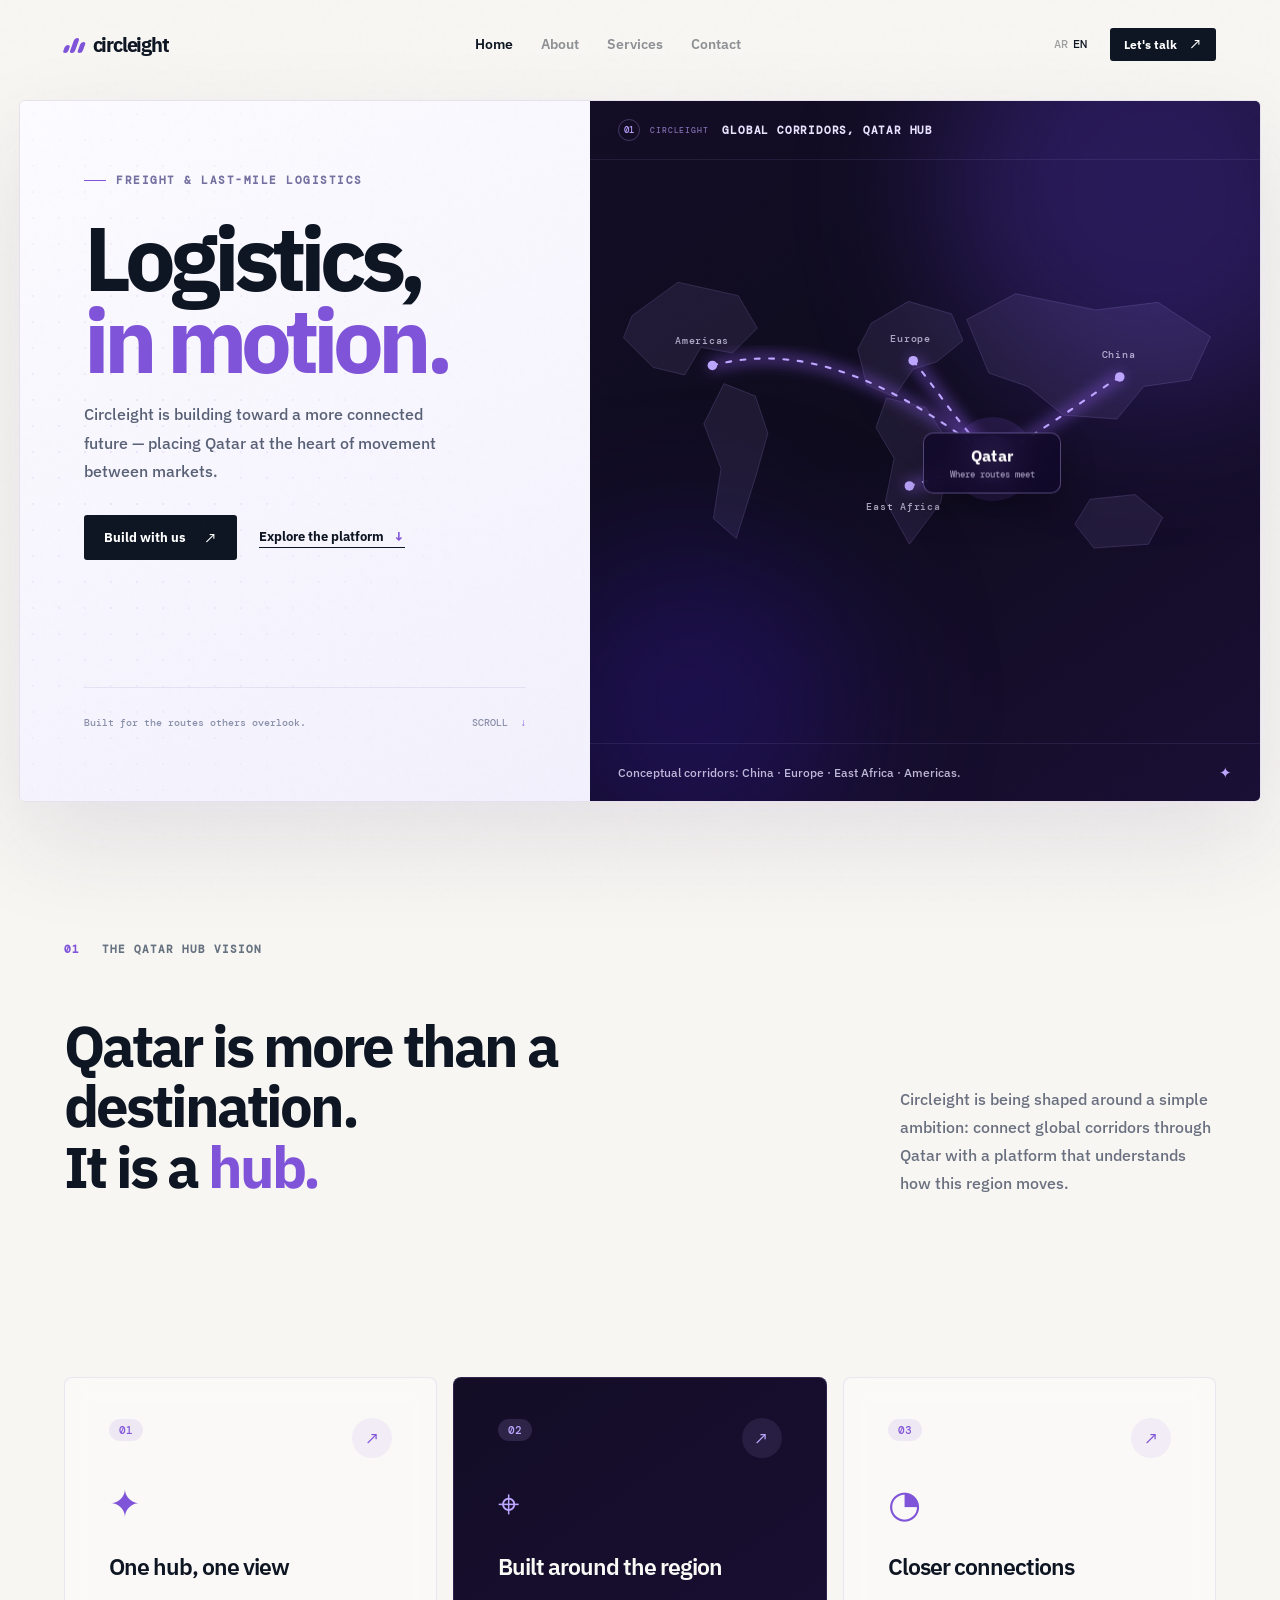
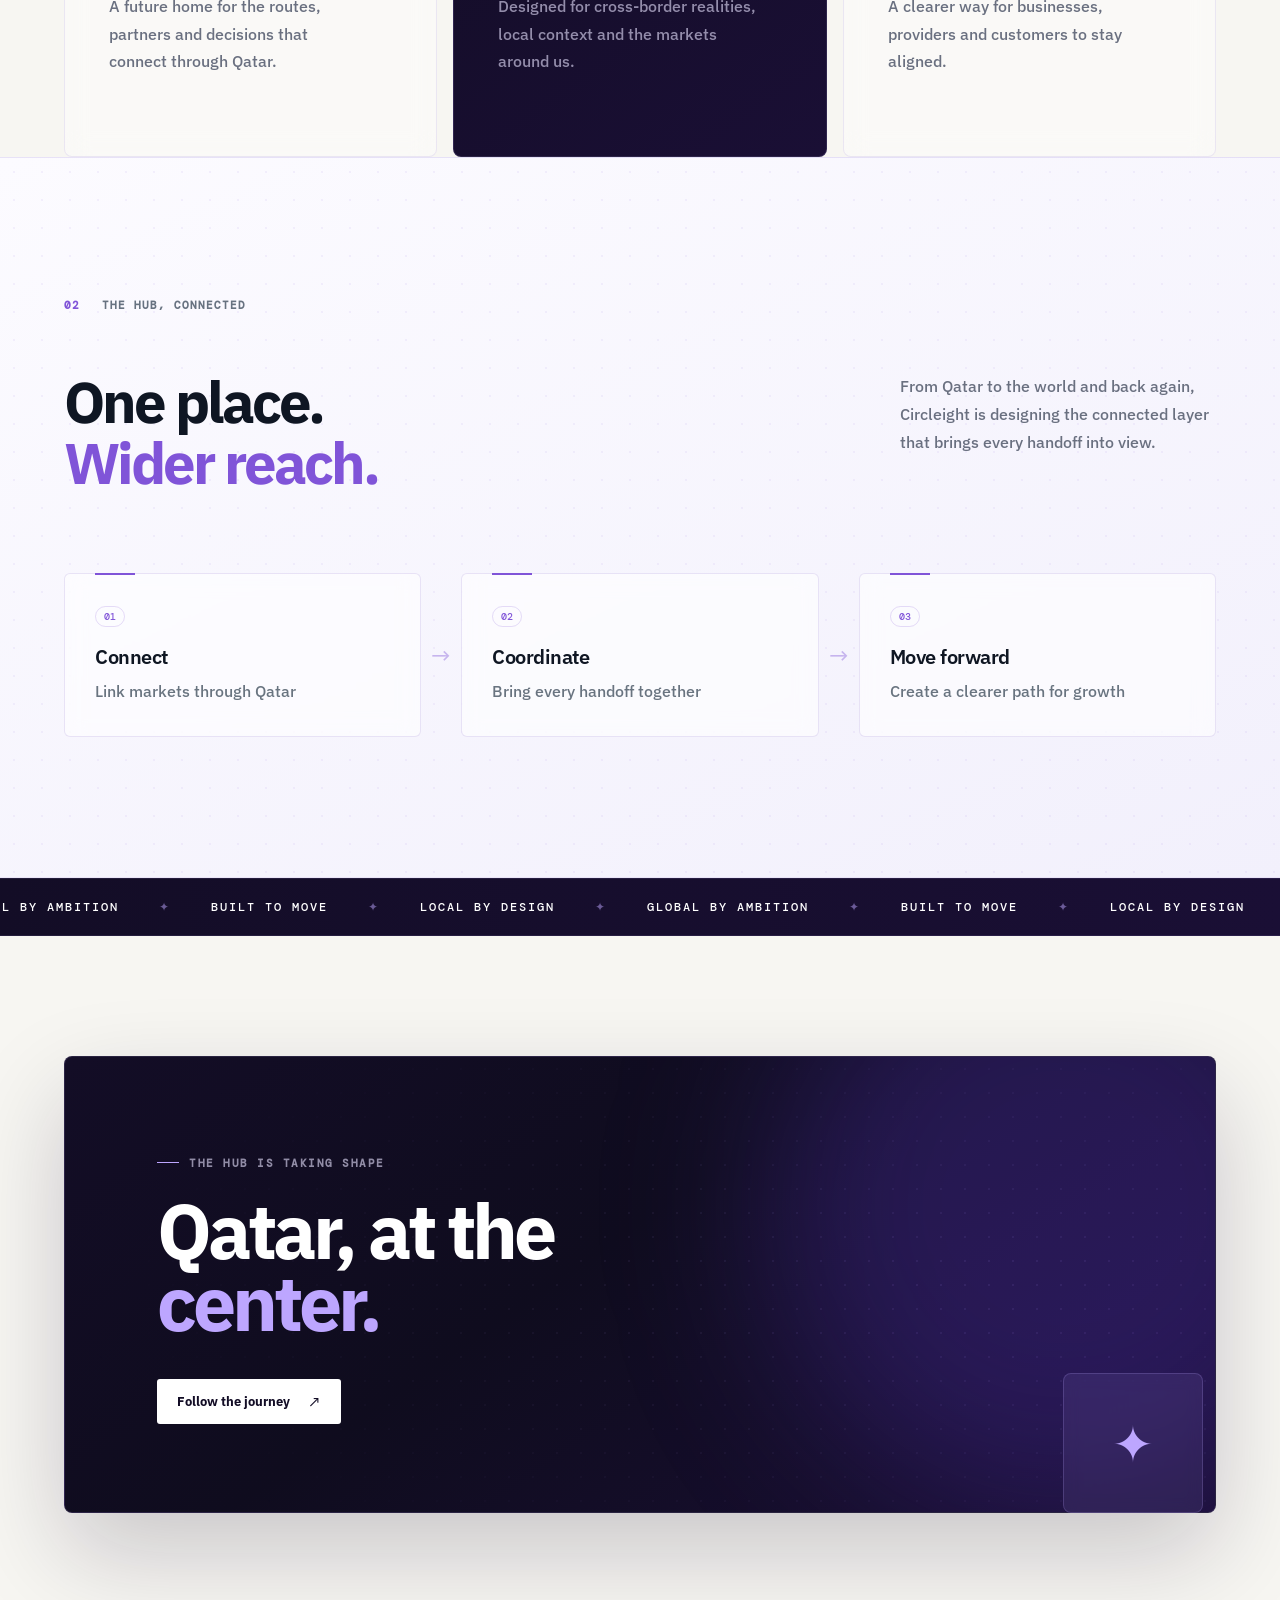
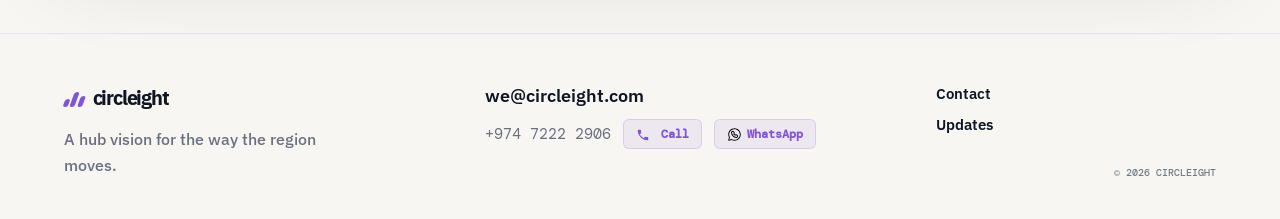
<file: index.html>
<!doctype html>
<html lang="en" dir="ltr">

<head>
  <meta charset="UTF-8" />
  <meta name="viewport" content="width=device-width, initial-scale=1.0" />
  <meta name="description"
    content="Circleight - Freight and last-mile logistics, built for markets that move differently." />
  <title>Circleight | Logistics, in motion</title>
  <link rel="preconnect" href="https://fonts.googleapis.com" />
  <link rel="preconnect" href="https://fonts.gstatic.com" crossorigin />
  <link
    href="https://fonts.googleapis.com/css2?family=DM+Mono:wght@400;500&family=IBM+Plex+Sans:wght@400;500;600;700&family=IBM+Plex+Sans+Arabic:wght@400;500;600;700&display=swap"
    rel="stylesheet" />
  <link rel="stylesheet" href="styles.css" />
</head>

<body>
  <div class="noise"></div>
  <header class="site-header">
    <a class="brand" href="index.html" aria-label="Circleight home"><span
        class="brand-mark"><i></i><i></i><i></i></span><span>circleight</span></a>
    <nav class="nav-links" id="main-nav" aria-label="Main navigation">
      <a class="active" href="index.html" data-i18n="navHome">Home</a><a href="about.html"
        data-i18n="navAbout">About</a><a href="services.html" data-i18n="navServices">Services</a><a href="contact.html"
        data-i18n="navContact">Contact</a>
    </nav>
    <div class="header-actions"><button class="language-switch" type="button"
        aria-label="Change language"><span>AR</span><span>EN</span></button><a class="button button-small"
        href="contact.html" data-i18n="headerCta">Let's talk <b>↗</b></a></div>
    <button class="menu-toggle" id="menu-toggle" type="button" aria-label="Open menu" aria-expanded="false"
      aria-controls="main-nav">☰</button>
  </header>

  <main>
    <section class="hero">
      <!-- LEFT: content -->
      <div class="hero-content">
        <div class="eyebrow"><span></span><span data-i18n="heroEyebrow">Freight &amp; last-mile logistics</span></div>
        <h1 data-i18n-html="heroTitle">Logistics,<br /><em>in motion.</em></h1>
        <p class="hero-copy" data-i18n="heroCopy">Circleight is building toward a more connected future — placing Qatar
          at the heart of movement between markets.</p>
        <div class="hero-actions">
          <a class="button" href="contact.html" data-i18n="heroCta">Build with us <b>↗</b></a>
          <a class="text-link" href="services.html" data-i18n="heroSecondary">Explore the platform <span>↓</span></a>
        </div>
        <div class="hero-foot-line"><span data-i18n="heroFoot">Built for the routes others overlook.</span><span
            class="scroll-cue">SCROLL <i>↓</i></span></div>
      </div>

      <!-- RIGHT: abstract platform visual (no live operational claims) -->
      <div class="hero-panel" aria-hidden="true">
        <!-- Glow blobs -->
        <div class="panel-glow glow-a"></div>
        <div class="panel-glow glow-b"></div>

        <!-- Concept bar -->
        <div class="panel-topbar">
          <span class="panel-index">01</span>
          <small>CIRCLEIGHT</small>
          <strong data-i18n="panelConcept">A connected way forward</strong>
        </div>

        <!-- Conceptual world corridors converging on Qatar -->
        <div class="panel-route">
          <svg viewBox="0 0 700 480" fill="none" xmlns="http://www.w3.org/2000/svg" preserveAspectRatio="xMidYMid meet">
            <defs>
              <filter id="corridor-glow">
                <feGaussianBlur stdDeviation="7" />
              </filter>
            </defs>
            <!-- Simplified continents, used only as a geographic backdrop -->
            <g class="world-land">
              <path d="M44 98l48-35 63 14 20 34-26 26-33-6-17 29-33-8-31-31z" />
              <path d="M140 169l33 13 13 39-12 43-21 67-24-21 8-52-18-47z" />
              <path d="M294 106l39-23 45 13 12 28-27 22-25 8-20 29-29-13-9-37z" />
              <path d="M310 184l41 10 26 39-10 60-33 44-25-45 9-45-19-32z" />
              <path d="M394 102l51-27 84 17 65-8 55 36-21 45-49 7-28 34-56-4-37-30-41-14z" />
              <path d="M523 290l47-5 29 24-15 28-57 4-20-25z" />
            </g>
            <!-- Conceptual corridors: China, Europe, East Africa and the Americas → Qatar -->
            <g class="corridors" filter="url(#corridor-glow)">
              <path class="corridor glow" d="M554 162C516 186 482 213 421 248" />
              <path class="corridor glow" d="M338 145C364 177 385 211 421 248" />
              <path class="corridor glow" d="M334 276C360 269 388 258 421 248" />
              <path class="corridor glow" d="M128 150C218 126 311 162 421 248" />
            </g>
            <g class="corridors">
              <path class="corridor" d="M554 162C516 186 482 213 421 248" />
              <path class="corridor corridor-delay-1" d="M338 145C364 177 385 211 421 248" />
              <path class="corridor corridor-delay-2" d="M334 276C360 269 388 258 421 248" />
              <path class="corridor corridor-delay-3" d="M128 150C218 126 311 162 421 248" />
            </g>
            <!-- Region markers -->
            <g class="world-point">
              <circle cx="554" cy="162" r="5" />
              <circle cx="338" cy="145" r="5" />
              <circle cx="334" cy="276" r="5" />
              <circle cx="128" cy="150" r="5" />
            </g>
            <!-- Qatar hub -->
            <circle cx="421" cy="248" r="44" fill="rgba(128,84,216,.16)" />
            <circle cx="421" cy="248" r="25" fill="#8054d8" />
            <circle cx="421" cy="248" r="9" fill="#fff" />
            <g class="world-labels"><text x="535" y="142" data-i18n="mapChina">China</text><text x="314" y="126"
                data-i18n="mapEurope">Europe</text><text x="289" y="301" data-i18n="mapAfrica">East Africa</text><text
                x="89" y="128" data-i18n="mapAmericas">Americas</text></g>
          </svg>
          <div class="Qatar-hub"><strong>Qatar</strong><small data-i18n="hubCore">Where routes meet</small></div>
        </div>
        <div class="panel-caption"><span data-i18n="panelCaption">One layer for every handoff.</span><i>✦</i></div>
      </div>
    </section>

    <section class="intro section-shell section-space">
      <div class="section-label"><span>01</span><span data-i18n="introLabel">Why Circleight</span></div>
      <div class="statement">
        <h2 data-i18n-html="introTitle">Qatar is more than a destination.<br />It is a <em>hub.</em></h2>
        <p data-i18n="introCopy">Circleight is being shaped around a simple ambition: connect global corridors through
          Qatar with a platform that understands how this region moves.</p>
      </div>
    </section>

    <section class="capabilities section-shell">
      <div class="capability"><span class="cap-number">01</span>
        <div class="cap-icon">✦</div>
        <h3 data-i18n="cap1Title">One clear view</h3>
        <p data-i18n="cap1Copy">Freight and parcel operations, together in a unified flow.</p><a href="services.html"
          aria-label="Learn about unified operations">↗</a>
      </div>
      <div class="capability capability-dark"><span class="cap-number">02</span>
        <div class="cap-icon">⌖</div>
        <h3 data-i18n="cap2Title">Made for the real world</h3>
        <p data-i18n="cap2Copy">Landmarks, freeform addresses and human correction when precision matters.</p><a
          href="services.html" aria-label="Learn about address resolution">↗</a>
      </div>
      <div class="capability"><span class="cap-number">03</span>
        <div class="cap-icon">◔</div>
        <h3 data-i18n="cap3Title">Always in the loop</h3>
        <p data-i18n="cap3Copy">Clear, human updates through the channels customers already use.</p><a
          href="services.html" aria-label="Learn about notifications">↗</a>
      </div>
    </section>

    <section class="platform section-shell section-space">
      <div class="section-label"><span>02</span><span data-i18n="platformLabel">The platform</span></div>
      <div class="platform-heading">
        <h2 data-i18n-html="platformTitle">Every handoff.<br /><em>Connected.</em></h2>
        <p data-i18n="platformCopy">From a merchant's first booking to the moment a delivery arrives, Circleight brings
          every moving part into one connected experience.</p>
      </div>
      <div class="flow">
        <div class="flow-item"><span>01</span><strong data-i18n="flow1">Book</strong><small data-i18n="flow1Sub">A
            shipment in minutes</small></div>
        <div class="flow-line"></div>
        <div class="flow-item"><span>02</span><strong data-i18n="flow2">Coordinate</strong><small
            data-i18n="flow2Sub">Carriers, documents, actions</small></div>
        <div class="flow-line"></div>
        <div class="flow-item"><span>03</span><strong data-i18n="flow3">Deliver</strong><small
            data-i18n="flow3Sub">Updates customers understand</small></div>
      </div>
    </section>

    <section class="ticker" aria-label="Circleight benefits">
      <div><span>LOCAL BY DESIGN</span><i>✦</i><span>GLOBAL BY AMBITION</span><i>✦</i><span>BUILT TO
          MOVE</span><i>✦</i><span>LOCAL BY DESIGN</span><i>✦</i><span>GLOBAL BY AMBITION</span><i>✦</i><span>BUILT TO
          MOVE</span><i>✦</i><span>LOCAL BY DESIGN</span><i>✦</i><span>GLOBAL BY AMBITION</span><i>✦</i></div>
    </section>

    <section class="cta-panel section-shell">
      <div class="cta-inner">
        <p class="eyebrow"><span></span><span data-i18n="ctaEyebrow">A new standard is loading</span></p>
        <h2 data-i18n-html="ctaTitle">Movement is<br /><em>changing.</em></h2><a class="button button-light"
          href="coming-soon.html" data-i18n="ctaButton">Follow the journey <b>↗</b></a>
      </div>
      <div class="cta-corner">✦</div>
    </section>
  </main>

  <footer class="site-footer section-shell">
    <div class="footer-brand">
      <a class="brand" href="index.html"><span
          class="brand-mark"><i></i><i></i><i></i></span><span>circleight</span></a>
      <p data-i18n="footerCopy">Logistics for the way your market moves.</p>
    </div>
    <div class="footer-contact">
      <a href="mailto:we@Circleight.com">we@Circleight.com</a>
      <span class="footer-phone">
        +974 7222 2906
        <a href="tel:+97472222906" title="Call us"><svg viewBox="0 0 24 24" width="14" height="14" fill="currentColor"
            style="vertical-align: text-bottom; margin-right: 4px;">
            <path
              d="M6.62 10.79c1.44 2.83 3.76 5.14 6.59 6.59l2.2-2.2c.27-.27.67-.36 1.02-.24 1.12.37 2.33.57 3.57.57.55 0 1 .45 1 1V20c0 .55-.45 1-1 1-9.39 0-17-7.61-17-17 0-.55.45-1 1-1h3.5c.55 0 1 .45 1 1 0 1.25.2 2.45.57 3.57.11.35.03.74-.25 1.02l-2.2 2.2z" />
          </svg> Call</a>
        <a href="https://wa.me/97472222906" target="_blank" title="WhatsApp us"><svg viewBox="0 0 24 24" width="14"
            height="14" fill="currentColor" style="vertical-align: text-bottom; margin-right: 4px;">
            <path
              d="M17.472 14.382c-.297-.149-1.758-.867-2.03-.967-.273-.099-.471-.148-.67.15-.197.297-.767.966-.94 1.164-.173.199-.347.223-.644.075-.297-.15-1.255-.463-2.39-1.475-.888-.788-1.489-1.761-1.663-2.059-.173-.297-.018-.458.13-.606.134-.133.298-.347.446-.52.149-.174.198-.298.298-.497.099-.198.05-.371-.025-.52-.075-.149-.669-1.612-.916-2.207-.242-.579-.487-.5-.669-.51-.173-.008-.371-.01-.57-.01-.198 0-.52.074-.792.372-.272.297-1.04 1.016-1.04 2.479 0 1.462 1.065 2.875 1.213 3.074.149.198 2.096 3.2 5.077 4.487.709.306 1.262.489 1.694.625.712.227 1.36.195 1.871.118.571-.085 1.758-.719 2.006-1.413.248-.694.248-1.289.173-1.413-.074-.124-.272-.198-.57-.347m-5.421 7.403h-.004a9.87 9.87 0 01-5.031-1.378l-.361-.214-3.741.982.998-3.648-.235-.374a9.86 9.86 0 01-1.51-5.26c.001-5.45 4.436-9.884 9.888-9.884 2.64 0 5.122 1.03 6.988 2.898a9.825 9.825 0 012.893 6.994c-.003 5.45-4.437 9.884-9.885 9.884m8.413-18.297A11.815 11.815 0 0012.05 0C5.495 0 .16 5.335.157 11.892c0 2.096.547 4.142 1.588 5.945L.057 24l6.305-1.654a11.882 11.882 0 005.683 1.448h.005c6.554 0 11.89-5.335 11.893-11.893a11.821 11.821 0 00-3.48-8.413Z" />
          </svg> WhatsApp</a>
      </span>
    </div>
    <div class="footer-links">
      <a href="contact.html" data-i18n="navContact">Contact</a>
      <a href="coming-soon.html" data-i18n="footerUpdates">Updates</a>
    </div>
    <small>© 2026 CIRCLEIGHT</small>
  </footer>
  <script src="script.js"></script>
</body>

</html>
</file>
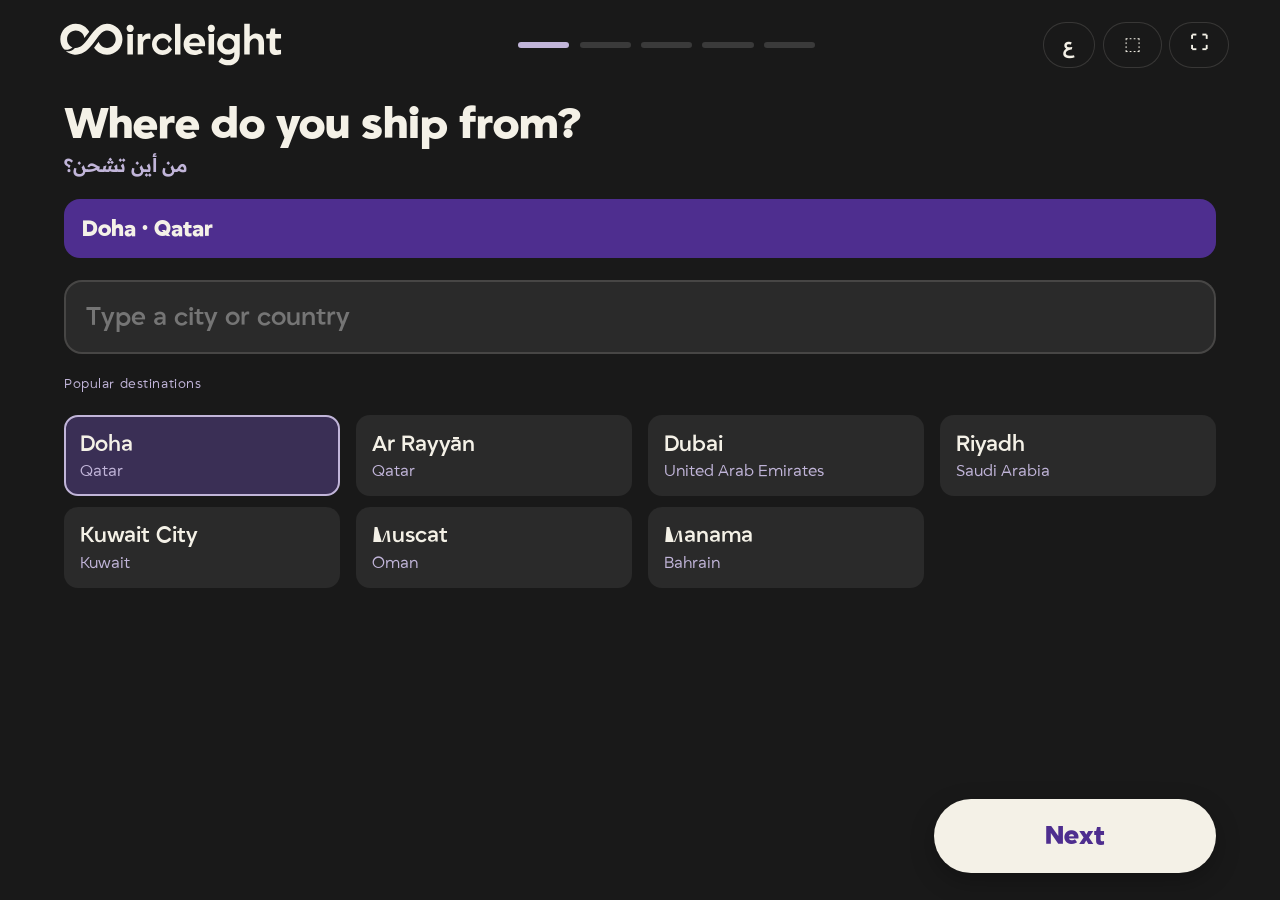
<file: booth/kiosk/index.html>
<!doctype html><html lang="ar"><head><meta charset="utf-8"><meta name="viewport" content="width=device-width,initial-scale=1"><meta name="robots" content="noindex"><title>Circleight · Route kiosk</title><meta http-equiv="refresh" content="0;url=../#kiosk"><script>location.replace("../index.html#kiosk");</script><style>body{background:#191919;color:#F4F1E7;font:600 16px system-ui;display:grid;place-items:center;height:100vh;margin:0}</style></head><body>Route kiosk…</body></html>
</file>
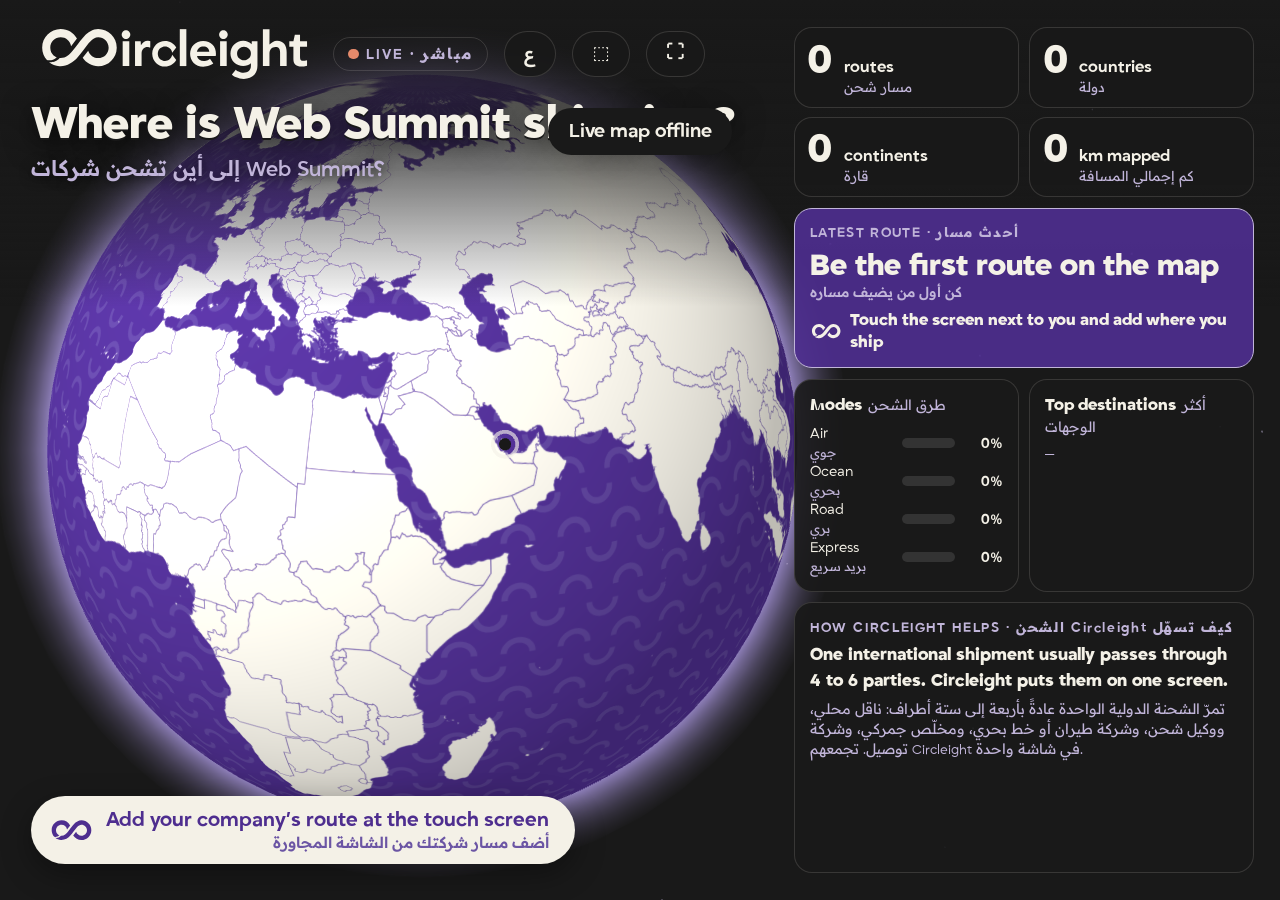
<file: booth/wall/index.html>
<!doctype html><html lang="ar"><head><meta charset="utf-8"><meta name="viewport" content="width=device-width,initial-scale=1"><meta name="robots" content="noindex"><title>Circleight · Live map</title><meta http-equiv="refresh" content="0;url=../#wall"><script>location.replace("../index.html#wall");</script><style>body{background:#191919;color:#F4F1E7;font:600 16px system-ui;display:grid;place-items:center;height:100vh;margin:0}</style></head><body>Live map…</body></html>
</file>
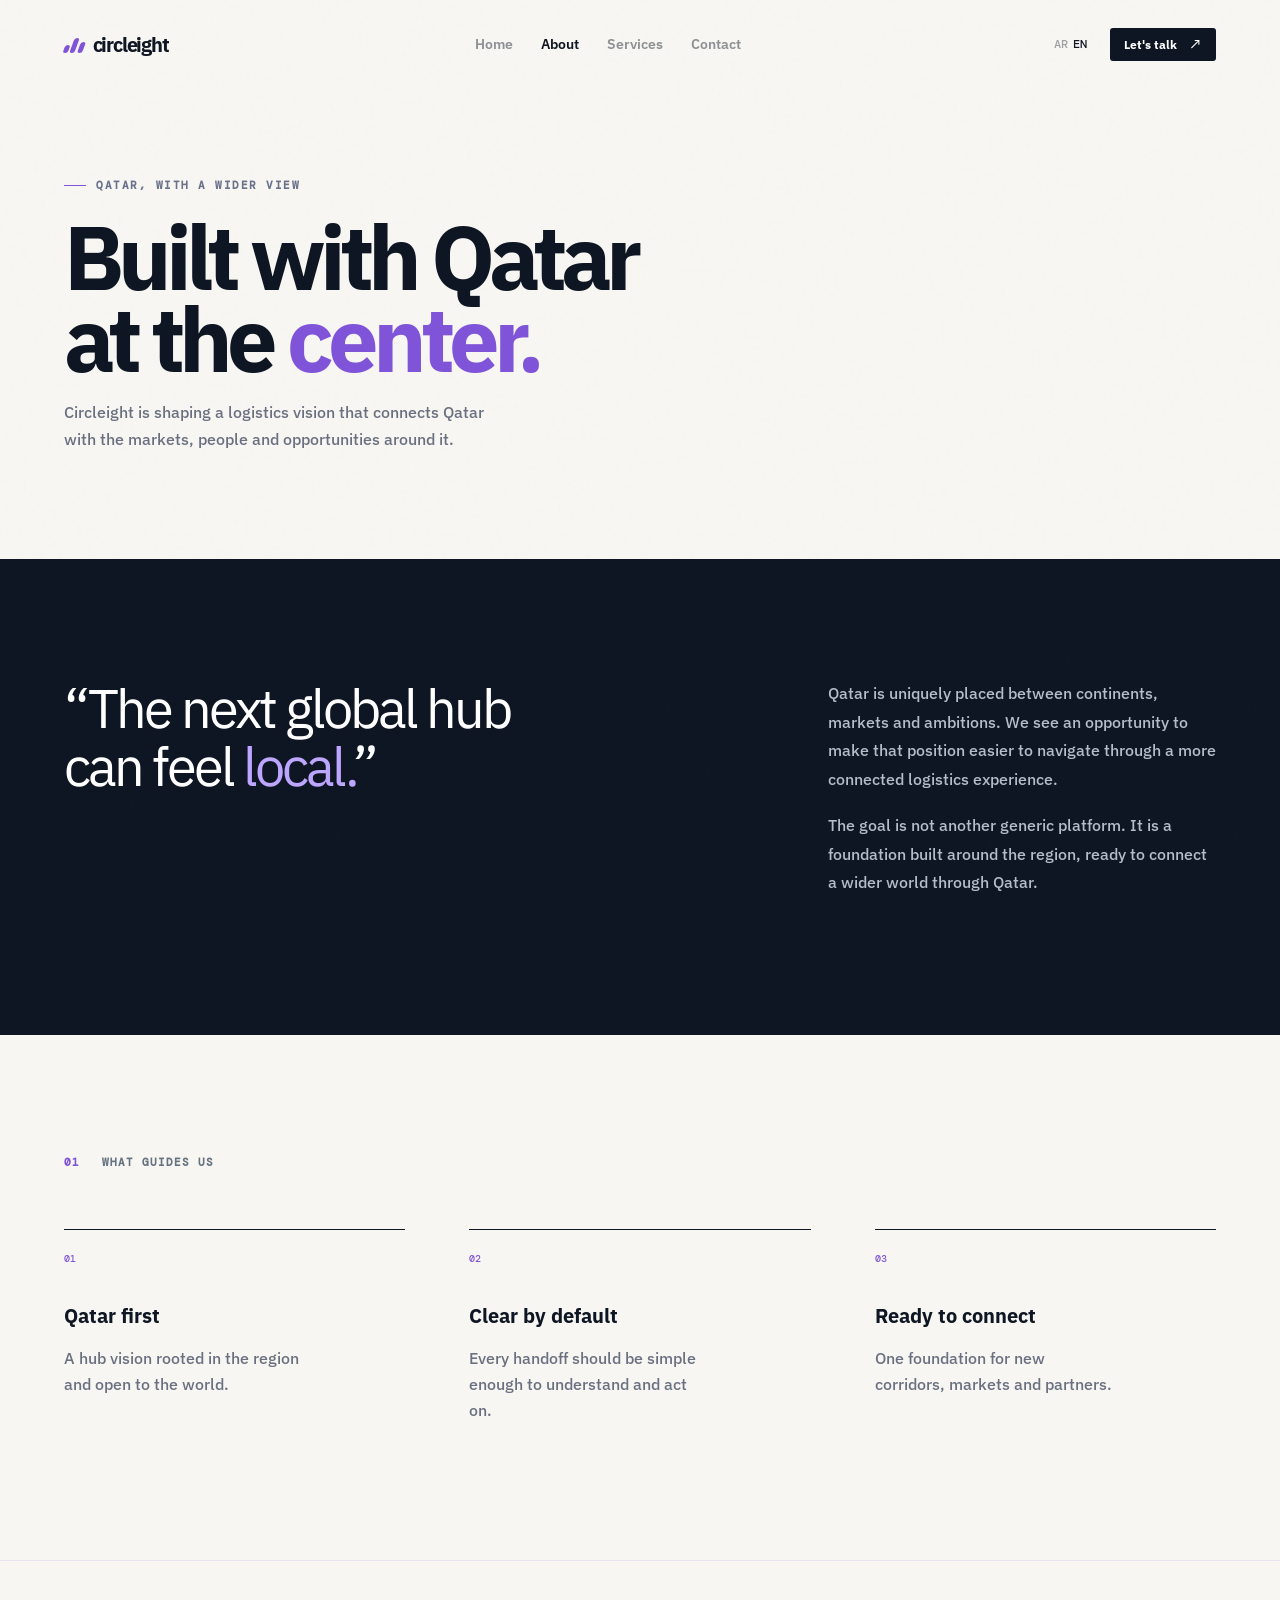
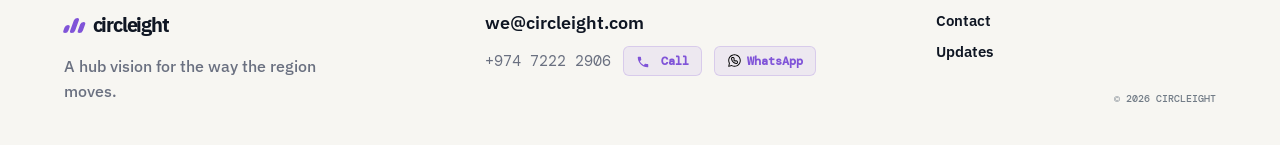
<file: about.html>
<!doctype html>
<html lang="en" dir="ltr">

<head>
  <meta charset="UTF-8" />
  <meta name="viewport" content="width=device-width, initial-scale=1.0" />
  <title>About | Circleight</title>
  <link rel="preconnect" href="https://fonts.googleapis.com" />
  <link rel="preconnect" href="https://fonts.gstatic.com" crossorigin />
  <link
    href="https://fonts.googleapis.com/css2?family=DM+Mono:wght@400;500&family=IBM+Plex+Sans:wght@400;500;600;700&family=IBM+Plex+Sans+Arabic:wght@400;500;600;700&display=swap"
    rel="stylesheet" />
  <link rel="stylesheet" href="styles.css" />
</head>

<body>
  <div class="noise"></div>
  <header class="site-header"><a class="brand" href="index.html"><span
        class="brand-mark"><i></i><i></i><i></i></span><span>circleight</span></a>
    <nav class="nav-links"><a href="index.html" data-i18n="navHome">Home</a><a class="active" href="about.html"
        data-i18n="navAbout">About</a><a href="services.html" data-i18n="navServices">Services</a><a href="contact.html"
        data-i18n="navContact">Contact</a></nav>
    <div class="header-actions"><button class="language-switch" type="button"><span>AR</span><span>EN</span></button><a
        class="button button-small" href="contact.html" data-i18n="headerCta">Let's talk <b>↗</b></a></div><button
      class="menu-toggle" type="button">☰</button>
  </header>
  <main class="page-main">
    <section class="page-hero section-shell">
      <div class="eyebrow"><span></span><span data-i18n="aboutEyebrow">Qatar, with a wider view</span></div>
      <h1 data-i18n-html="aboutTitle">Built with Qatar<br />at the <em>center.</em></h1>
      <p data-i18n="aboutCopy">Circleight is shaping a logistics vision that connects Qatar with the markets, people and
        opportunities around it.</p>
    </section>
    <section class="split-section section-shell">
      <div class="big-quote" data-i18n-html="aboutQuote">“The future of logistics<br />should feel <em>local.</em>”
      </div>
      <div class="body-copy">
        <p data-i18n="aboutBody1">Businesses should not have to adapt their operations to software designed for someone
          else's trade lane. We believe technology should adapt to the people, places and relationships that make
          movement possible.</p>
        <p data-i18n="aboutBody2">That means a platform that respects local ways of communicating, understands complex
          addresses, and scales confidently from one route to many.</p>
      </div>
    </section>
    <section class="principles section-shell">
      <div class="section-label"><span>01</span><span data-i18n="principlesLabel">What guides us</span></div>
      <div class="principle-grid">
        <article><span>01</span>
          <h3 data-i18n="principle1">Closer to the ground</h3>
          <p data-i18n="principle1Copy">Designed around real operational context, not assumptions.</p>
        </article>
        <article><span>02</span>
          <h3 data-i18n="principle2">Clear by default</h3>
          <p data-i18n="principle2Copy">Every update should be simple enough to act on.</p>
        </article>
        <article><span>03</span>
          <h3 data-i18n="principle3">Ready to grow</h3>
          <p data-i18n="principle3Copy">One foundation, configured for every new market.</p>
        </article>
      </div>
    </section>
  </main>
  <footer class="site-footer section-shell">
    <div class="footer-brand">
      <a class="brand" href="index.html"><span
          class="brand-mark"><i></i><i></i><i></i></span><span>circleight</span></a>
      <p data-i18n="footerCopy">Logistics for the way your market moves.</p>
    </div>
    <div class="footer-contact">
      <a href="mailto:we@Circleight.com">we@Circleight.com</a>
      <span class="footer-phone">
        +974 7222 2906
        <a href="tel:+97472222906" title="Call us"><svg viewBox="0 0 24 24" width="14" height="14" fill="currentColor"
            style="vertical-align: text-bottom; margin-right: 4px;">
            <path
              d="M6.62 10.79c1.44 2.83 3.76 5.14 6.59 6.59l2.2-2.2c.27-.27.67-.36 1.02-.24 1.12.37 2.33.57 3.57.57.55 0 1 .45 1 1V20c0 .55-.45 1-1 1-9.39 0-17-7.61-17-17 0-.55.45-1 1-1h3.5c.55 0 1 .45 1 1 0 1.25.2 2.45.57 3.57.11.35.03.74-.25 1.02l-2.2 2.2z" />
          </svg> Call</a>
        <a href="https://wa.me/97472222906" target="_blank" title="WhatsApp us"><svg viewBox="0 0 24 24" width="14"
            height="14" fill="currentColor" style="vertical-align: text-bottom; margin-right: 4px;">
            <path
              d="M17.472 14.382c-.297-.149-1.758-.867-2.03-.967-.273-.099-.471-.148-.67.15-.197.297-.767.966-.94 1.164-.173.199-.347.223-.644.075-.297-.15-1.255-.463-2.39-1.475-.888-.788-1.489-1.761-1.663-2.059-.173-.297-.018-.458.13-.606.134-.133.298-.347.446-.52.149-.174.198-.298.298-.497.099-.198.05-.371-.025-.52-.075-.149-.669-1.612-.916-2.207-.242-.579-.487-.5-.669-.51-.173-.008-.371-.01-.57-.01-.198 0-.52.074-.792.372-.272.297-1.04 1.016-1.04 2.479 0 1.462 1.065 2.875 1.213 3.074.149.198 2.096 3.2 5.077 4.487.709.306 1.262.489 1.694.625.712.227 1.36.195 1.871.118.571-.085 1.758-.719 2.006-1.413.248-.694.248-1.289.173-1.413-.074-.124-.272-.198-.57-.347m-5.421 7.403h-.004a9.87 9.87 0 01-5.031-1.378l-.361-.214-3.741.982.998-3.648-.235-.374a9.86 9.86 0 01-1.51-5.26c.001-5.45 4.436-9.884 9.888-9.884 2.64 0 5.122 1.03 6.988 2.898a9.825 9.825 0 012.893 6.994c-.003 5.45-4.437 9.884-9.885 9.884m8.413-18.297A11.815 11.815 0 0012.05 0C5.495 0 .16 5.335.157 11.892c0 2.096.547 4.142 1.588 5.945L.057 24l6.305-1.654a11.882 11.882 0 005.683 1.448h.005c6.554 0 11.89-5.335 11.893-11.893a11.821 11.821 0 00-3.48-8.413Z" />
          </svg> WhatsApp</a>
      </span>
    </div>
    <div class="footer-links">
      <a href="contact.html" data-i18n="navContact">Contact</a>
      <a href="coming-soon.html" data-i18n="footerUpdates">Updates</a>
    </div>
    <small>© 2026 CIRCLEIGHT</small>
  </footer>
  <script src="script.js"></script>
</body>

</html>
</file>
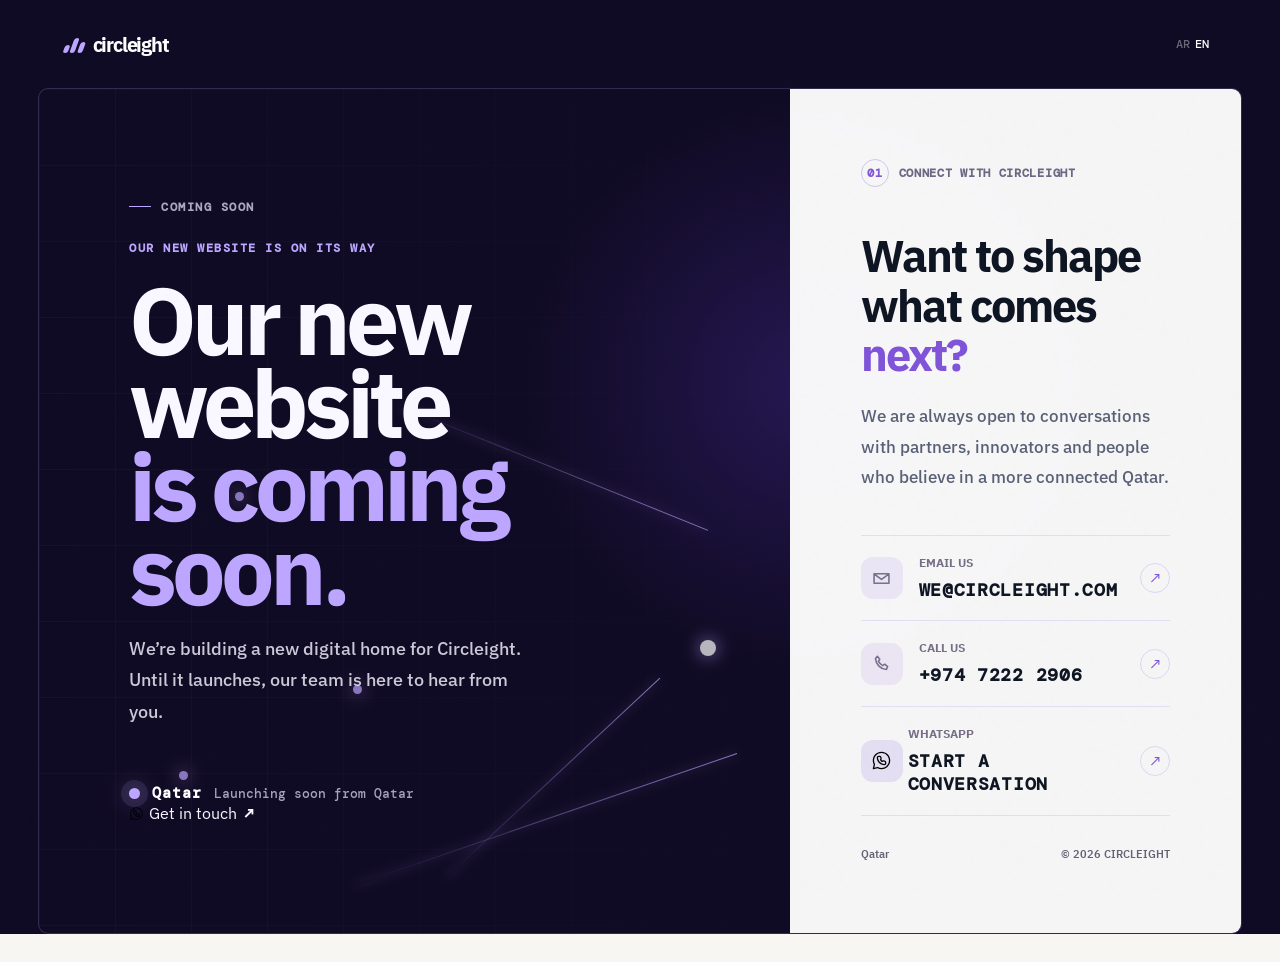
<file: coming-soon.html>
<!doctype html>
<html lang="en" dir="ltr">

<head>
  <meta charset="UTF-8" />
  <meta name="viewport" content="width=device-width, initial-scale=1.0" />
  <meta name="description" content="Circleight - A connected logistics hub vision for Qatar." />
  <title>Coming Soon | Circleight</title>
  <link rel="preconnect" href="https://fonts.googleapis.com" />
  <link rel="preconnect" href="https://fonts.gstatic.com" crossorigin />
  <link
    href="https://fonts.googleapis.com/css2?family=DM+Mono:wght@400;500&family=IBM+Plex+Sans:wght@400;500;600;700&family=IBM+Plex+Sans+Arabic:wght@400;500;600;700&display=swap"
    rel="stylesheet" />
  <link rel="stylesheet" href="styles.css" />
  <link rel="stylesheet" href="coming-soon.css" />
</head>

<body class="coming-body">
  <div class="noise"></div>
  <header class="site-header coming-header">
    <a class="brand brand-light" href="index.html" aria-label="Circleight home"><span
        class="brand-mark"><i></i><i></i><i></i></span><span>circleight</span></a>
    <div class="header-actions"><button class="language-switch language-light" type="button"
        aria-label="Change language"><span>AR</span><span>EN</span></button></div>
  </header>

  <main class="coming-stage">
    <div class="coming-grid" aria-hidden="true"></div>
    <div class="coming-routes" aria-hidden="true">
      <span class="route-line line-one"></span><span class="route-line line-two"></span><span
        class="route-line line-three"></span>
      <span class="route-point point-one"></span><span class="route-point point-two"></span><span
        class="route-point point-three"></span><span class="route-point point-hub"></span>
    </div>

    <section class="coming-content">
      <div class="eyebrow eyebrow-light"><span></span><span data-i18n="comingEyebrow">Coming soon</span></div>
      <p class="coming-kicker" data-i18n="comingKicker">OUR NEW WEBSITE IS ON ITS WAY</p>
      <h1 data-i18n-html="comingTitle">Our new website<br /><em>is coming soon.</em></h1>
      <p class="coming-copy" data-i18n="comingCopy">We’re building a new digital home for Circleight. Until it launches,
        our team is here to hear from you.</p>
      <div class="coming-hub"><span class="hub-ring"></span><strong>Qatar</strong><small data-i18n="comingHub">Launching
          soon from Qatar</small></div>
      <a class="coming-mobile-contact" href="https://wa.me/97472222906" target="_blank" rel="noreferrer"
        data-i18n-html="comingCta">Get in touch <b>↗</b></a>
    </section>

    <aside class="contact-panel" aria-label="Contact Circleight">
      <div class="contact-panel-head"><span>01</span>
        <p data-i18n="comingContactLabel">Connect with Circleight</p>
      </div>
      <h2 data-i18n-html="comingContactTitle">Want to shape<br />what comes <em>next?</em></h2>
      <p data-i18n="comingContactCopy">We are always open to conversations with partners, innovators and people who
        believe in a more connected Qatar.</p>
      <div class="contact-methods">
        <a href="mailto:we@circleight.com" class="contact-method">
          <span class="contact-icon" aria-hidden="true"><svg viewBox="0 0 24 24">
              <path d="M3.5 6.5h17v11h-17zM4.5 7.5 12 13l7.5-5.5" />
            </svg></span>
          <span class="method-content"><span data-i18n="comingEmail">Email us</span><strong
              dir="ltr">we@circleight.com</strong></span><i>↗</i>
        </a>
        <a href="tel:+97472222906" class="contact-method">
          <span class="contact-icon" aria-hidden="true"><svg viewBox="0 0 24 24">
              <path d="M7.3 3.8 10 7.1 8.4 9.4c1.1 2.2 2.8 3.9 5 5l2.3-1.6 3.3 2.7-1.4 3.4c-6.6-.5-12-5.9-12.5-12.5z" />
            </svg></span>
          <span class="method-content"><span data-i18n="comingCall">Call us</span><strong dir="ltr">+974 7222
              2906</strong></span><i>↗</i>
        </a>
        <a href="https://wa.me/97472222906" class="contact-method" target="_blank" rel="noreferrer">
          <span class="contact-icon contact-icon-whatsapp" aria-hidden="true"><img src="whatsapp-svgrepo-com.svg"
              alt="" /></span>
          <span class="method-content"><span data-i18n="comingWhatsApp">WhatsApp</span><strong
              data-i18n="comingWhatsAppValue">Start a conversation</strong></span><i>↗</i>
        </a>
      </div>
      <div class="contact-panel-foot"><span data-i18n="comingLocation">Qatar, Qatar</span><span>© 2026 CIRCLEIGHT</span>
      </div>
    </aside>
  </main>
  <script src="script.js"></script>
</body>

</html>
</file>
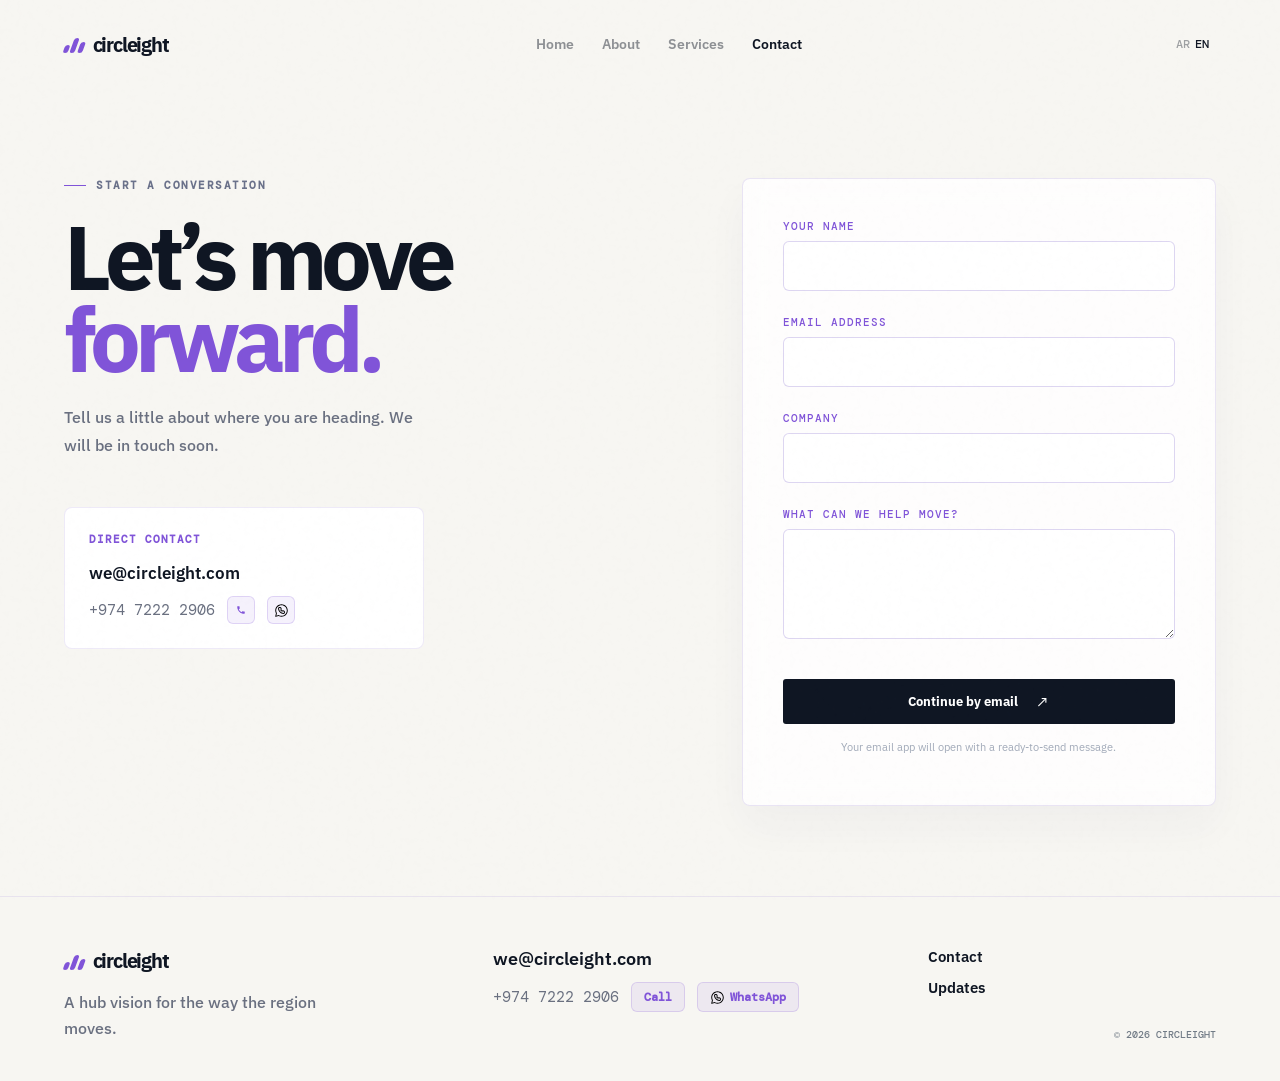
<file: contact.html>
<!doctype html>
<html lang="en" dir="ltr">

<head>
  <meta charset="UTF-8" />
  <meta name="viewport" content="width=device-width, initial-scale=1.0" />
  <title>Contact | Circleight</title>
  <link rel="preconnect" href="https://fonts.googleapis.com" />
  <link rel="preconnect" href="https://fonts.gstatic.com" crossorigin />
  <link
    href="https://fonts.googleapis.com/css2?family=DM+Mono:wght@400;500&family=IBM+Plex+Sans:wght@400;500;600;700&family=IBM+Plex+Sans+Arabic:wght@400;500;600;700&display=swap"
    rel="stylesheet" />
  <link rel="stylesheet" href="styles.css" />
</head>

<body>
  <div class="noise"></div>
  <header class="site-header"><a class="brand" href="index.html"><span
        class="brand-mark"><i></i><i></i><i></i></span><span>circleight</span></a>
    <nav class="nav-links"><a href="index.html" data-i18n="navHome">Home</a><a href="about.html"
        data-i18n="navAbout">About</a><a href="services.html" data-i18n="navServices">Services</a><a class="active"
        href="contact.html" data-i18n="navContact">Contact</a></nav>
    <div class="header-actions"><button class="language-switch" type="button"><span>AR</span><span>EN</span></button>
    </div><button class="menu-toggle" type="button">☰</button>
  </header>
  <main class="contact-main section-shell">
    <div class="contact-text-col">
      <div class="eyebrow"><span></span><span data-i18n="contactEyebrow">Start a conversation</span></div>
      <h1 data-i18n-html="contactTitle">Let’s move<br /><em>forward.</em></h1>
      <p data-i18n="contactCopy">Tell us a little about where you are heading. We will be in touch soon.</p>
      <div class="contact-direct"><strong data-i18n="directContact">Direct contact</strong><a
          href="mailto:we@Circleight.com">we@Circleight.com</a><span class="direct-phone">+974 7222 2906 <a
            href="tel:+97472222906" title="Call us"><svg viewBox="0 0 24 24" width="14" height="14" fill="currentColor">
              <path
                d="M6.62 10.79c1.44 2.83 3.76 5.14 6.59 6.59l2.2-2.2c.27-.27.67-.36 1.02-.24 1.12.37 2.33.57 3.57.57.55 0 1 .45 1 1V20c0 .55-.45 1-1 1-9.39 0-17-7.61-17-17 0-.55.45-1 1-1h3.5c.55 0 1 .45 1 1 0 1.25.2 2.45.57 3.57.11.35.03.74-.25 1.02l-2.2 2.2z" />
            </svg></a><a href="https://wa.me/97472222906" target="_blank" title="WhatsApp us"><svg viewBox="0 0 24 24"
              width="14" height="14" fill="currentColor">
              <path
                d="M17.472 14.382c-.297-.149-1.758-.867-2.03-.967-.273-.099-.471-.148-.67.15-.197.297-.767.966-.94 1.164-.173.199-.347.223-.644.075-.297-.15-1.255-.463-2.39-1.475-.888-.788-1.489-1.761-1.663-2.059-.173-.297-.018-.458.13-.606.134-.133.298-.347.446-.52.149-.174.198-.298.298-.497.099-.198.05-.371-.025-.52-.075-.149-.669-1.612-.916-2.207-.242-.579-.487-.5-.669-.51-.173-.008-.371-.01-.57-.01-.198 0-.52.074-.792.372-.272.297-1.04 1.016-1.04 2.479 0 1.462 1.065 2.875 1.213 3.074.149.198 2.096 3.2 5.077 4.487.709.306 1.262.489 1.694.625.712.227 1.36.195 1.871.118.571-.085 1.758-.719 2.006-1.413.248-.694.248-1.289.173-1.413-.074-.124-.272-.198-.57-.347m-5.421 7.403h-.004a9.87 9.87 0 01-5.031-1.378l-.361-.214-3.741.982.998-3.648-.235-.374a9.86 9.86 0 01-1.51-5.26c.001-5.45 4.436-9.884 9.888-9.884 2.64 0 5.122 1.03 6.988 2.898a9.825 9.825 0 012.893 6.994c-.003 5.45-4.437 9.884-9.885 9.884m8.413-18.297A11.815 11.815 0 0012.05 0C5.495 0 .16 5.335.157 11.892c0 2.096.547 4.142 1.588 5.945L.057 24l6.305-1.654a11.882 11.882 0 005.683 1.448h.005c6.554 0 11.89-5.335 11.893-11.893a11.821 11.821 0 00-3.48-8.413Z" />
            </svg></a></span></div>
    </div>
    <form id="contact-form"><label><span data-i18n="formName">Your name</span><input required type="text"
          name="name" /></label><label><span data-i18n="formEmail">Email address</span><input required type="email"
          name="email" /></label><label><span data-i18n="formCompany">Company</span><input type="text"
          name="company" /></label><label><span data-i18n="formMessage">What can we help move?</span><textarea required
          name="message" rows="4"></textarea></label><button class="button" type="submit" data-i18n="formSubmit">Send
        message <b>↗</b></button>
      <p class="form-note" data-i18n="formNote">Demo form — email connection will be added at launch.</p>
    </form>
  </main>
  <footer class="site-footer section-shell">
    <div class="footer-brand">
      <a class="brand" href="index.html"><span
          class="brand-mark"><i></i><i></i><i></i></span><span>circleight</span></a>
      <p data-i18n="footerCopy">Logistics for the way your market moves.</p>
    </div>
    <div class="footer-contact">
      <a href="mailto:we@Circleight.com">we@Circleight.com</a>
      <span class="footer-phone">
        +974 7222 2906
        <a href="tel:+97472222906" title="Call us">📞 Call</a>
        <a href="https://wa.me/97472222906" target="_blank" title="WhatsApp us">💬 WhatsApp</a>
      </span>
    </div>
    <div class="footer-links">
      <a href="contact.html" data-i18n="navContact">Contact</a>
      <a href="coming-soon.html" data-i18n="footerUpdates">Updates</a>
    </div>
    <small>© 2026 CIRCLEIGHT</small>
  </footer>
  <script src="script.js"></script>
</body>

</html>
</file>
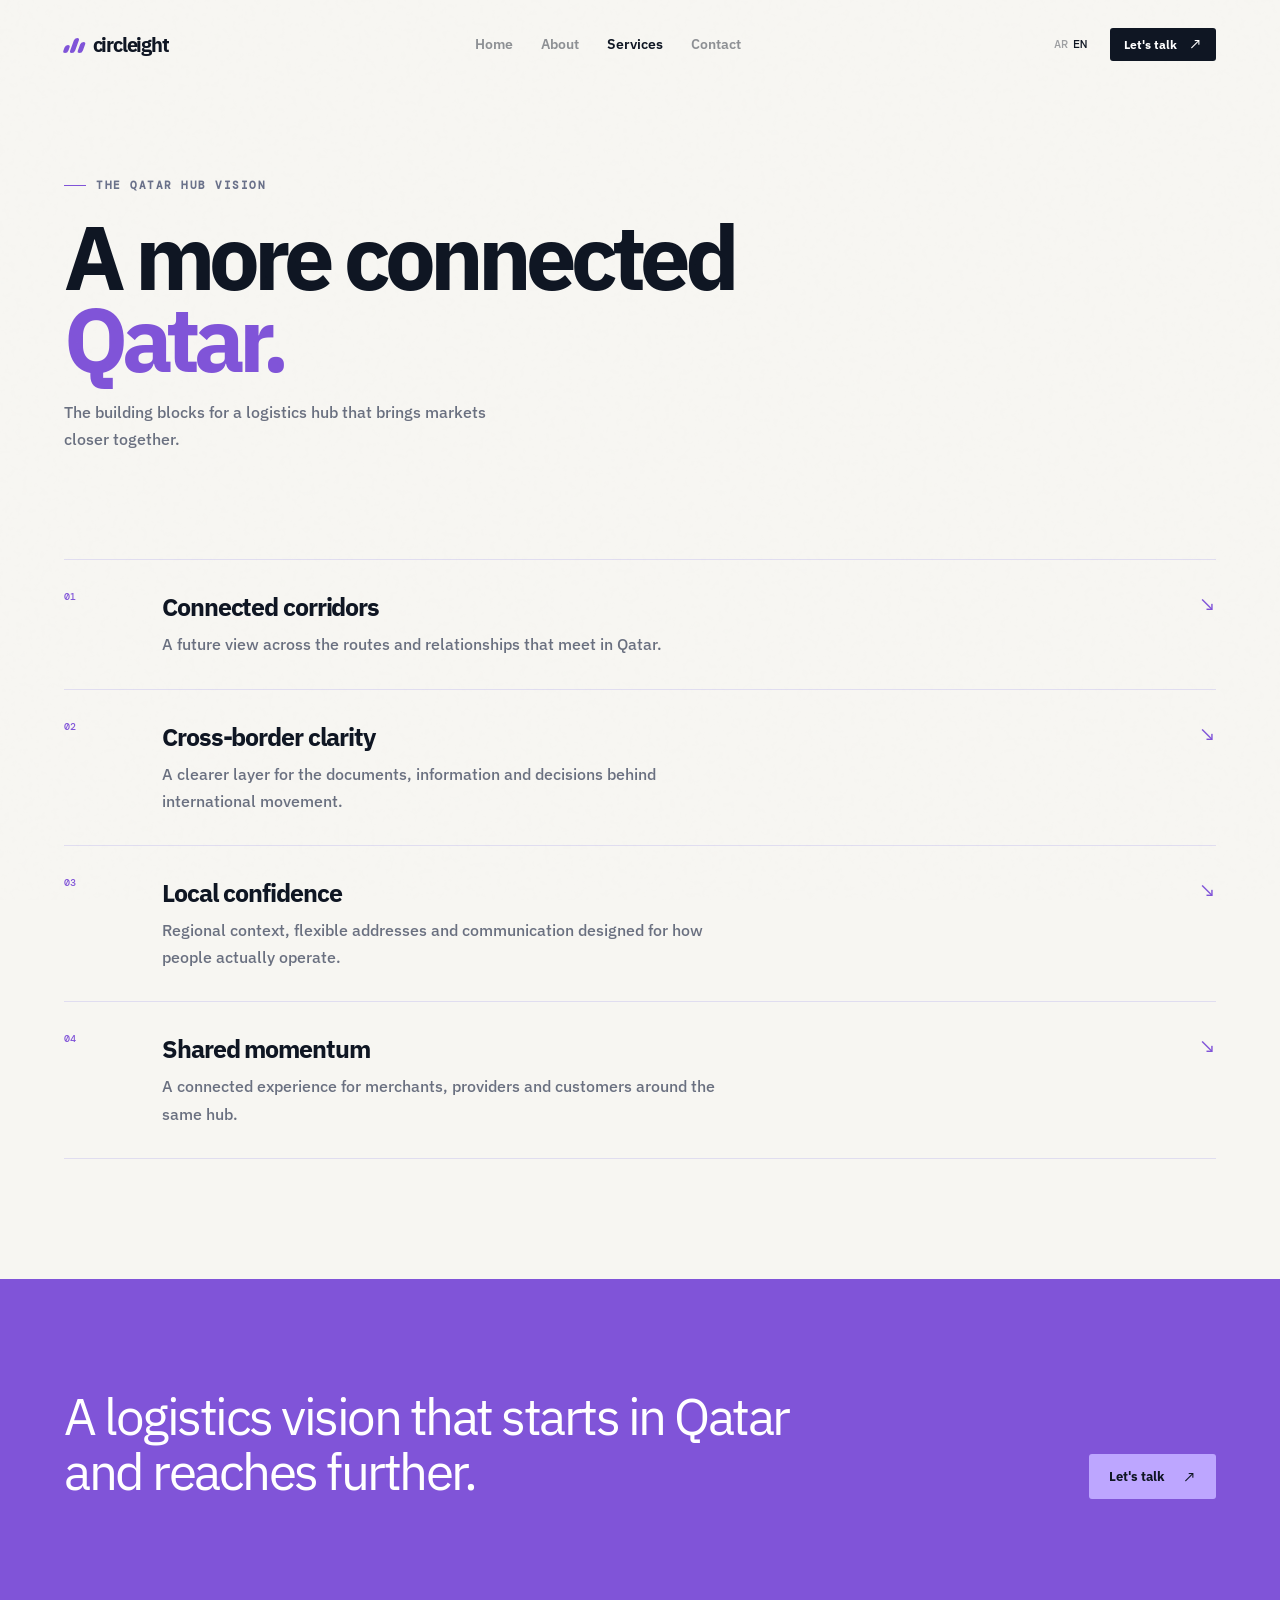
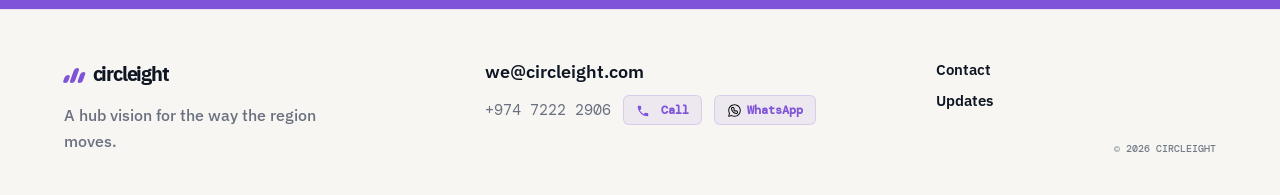
<file: services.html>
<!doctype html>
<html lang="en" dir="ltr">

<head>
  <meta charset="UTF-8" />
  <meta name="viewport" content="width=device-width, initial-scale=1.0" />
  <title>Services | Circleight</title>
  <link rel="preconnect" href="https://fonts.googleapis.com" />
  <link rel="preconnect" href="https://fonts.gstatic.com" crossorigin />
  <link
    href="https://fonts.googleapis.com/css2?family=DM+Mono:wght@400;500&family=IBM+Plex+Sans:wght@400;500;600;700&family=IBM+Plex+Sans+Arabic:wght@400;500;600;700&display=swap"
    rel="stylesheet" />
  <link rel="stylesheet" href="styles.css" />
</head>

<body>
  <div class="noise"></div>
  <header class="site-header"><a class="brand" href="index.html"><span
        class="brand-mark"><i></i><i></i><i></i></span><span>circleight</span></a>
    <nav class="nav-links"><a href="index.html" data-i18n="navHome">Home</a><a href="about.html"
        data-i18n="navAbout">About</a><a class="active" href="services.html" data-i18n="navServices">Services</a><a
        href="contact.html" data-i18n="navContact">Contact</a></nav>
    <div class="header-actions"><button class="language-switch" type="button"><span>AR</span><span>EN</span></button><a
        class="button button-small" href="contact.html" data-i18n="headerCta">Let's talk <b>↗</b></a></div><button
      class="menu-toggle" type="button">☰</button>
  </header>
  <main class="page-main">
    <section class="page-hero section-shell">
      <div class="eyebrow"><span></span><span data-i18n="servicesEyebrow">The Qatar hub vision</span></div>
      <h1 data-i18n-html="servicesTitle">A more connected<br /><em>Qatar.</em></h1>
      <p data-i18n="servicesCopy">The building blocks for a logistics hub that brings markets closer together.</p>
    </section>
    <section class="service-list section-shell">
      <article><span>01</span>
        <div>
          <h2 data-i18n="service1">Unified operations</h2>
          <p data-i18n="service1Copy">See freight and last-mile shipments in one unified view — with the status,
            documents and next actions your team needs.</p>
        </div><i>↘</i>
      </article>
      <article><span>02</span>
        <div>
          <h2 data-i18n="service2">Human tracking</h2>
          <p data-i18n="service2Copy">Turn complex carrier events into bilingual updates that customers can actually
            understand.</p>
        </div><i>↘</i>
      </article>
      <article><span>03</span>
        <div>
          <h2 data-i18n="service3">Address confidence</h2>
          <p data-i18n="service3Copy">Work with landmarks and freeform details, then verify with a precise map pin when
            needed.</p>
        </div><i>↘</i>
      </article>
      <article><span>04</span>
        <div>
          <h2 data-i18n="service4">Connected delivery</h2>
          <p data-i18n="service4Copy">Keep customers informed through WhatsApp-first notifications, with a reliable
            fallback when it matters.</p>
        </div><i>↘</i>
      </article>
    </section>
    <section class="dark-statement section-shell">
      <p data-i18n="serviceStatement">Built to connect merchants, providers and operations — without losing the local
        detail.</p><a class="button button-light" href="contact.html" data-i18n="headerCta">Let's talk <b>↗</b></a>
    </section>
  </main>
  <footer class="site-footer section-shell">
    <div class="footer-brand">
      <a class="brand" href="index.html"><span
          class="brand-mark"><i></i><i></i><i></i></span><span>circleight</span></a>
      <p data-i18n="footerCopy">Logistics for the way your market moves.</p>
    </div>
    <div class="footer-contact">
      <a href="mailto:we@Circleight.com">we@Circleight.com</a>
      <span class="footer-phone">
        +974 7222 2906
        <a href="tel:+97472222906" title="Call us"><svg viewBox="0 0 24 24" width="14" height="14" fill="currentColor"
            style="vertical-align: text-bottom; margin-right: 4px;">
            <path
              d="M6.62 10.79c1.44 2.83 3.76 5.14 6.59 6.59l2.2-2.2c.27-.27.67-.36 1.02-.24 1.12.37 2.33.57 3.57.57.55 0 1 .45 1 1V20c0 .55-.45 1-1 1-9.39 0-17-7.61-17-17 0-.55.45-1 1-1h3.5c.55 0 1 .45 1 1 0 1.25.2 2.45.57 3.57.11.35.03.74-.25 1.02l-2.2 2.2z" />
          </svg> Call</a>
        <a href="https://wa.me/97472222906" target="_blank" title="WhatsApp us"><svg viewBox="0 0 24 24" width="14"
            height="14" fill="currentColor" style="vertical-align: text-bottom; margin-right: 4px;">
            <path
              d="M17.472 14.382c-.297-.149-1.758-.867-2.03-.967-.273-.099-.471-.148-.67.15-.197.297-.767.966-.94 1.164-.173.199-.347.223-.644.075-.297-.15-1.255-.463-2.39-1.475-.888-.788-1.489-1.761-1.663-2.059-.173-.297-.018-.458.13-.606.134-.133.298-.347.446-.52.149-.174.198-.298.298-.497.099-.198.05-.371-.025-.52-.075-.149-.669-1.612-.916-2.207-.242-.579-.487-.5-.669-.51-.173-.008-.371-.01-.57-.01-.198 0-.52.074-.792.372-.272.297-1.04 1.016-1.04 2.479 0 1.462 1.065 2.875 1.213 3.074.149.198 2.096 3.2 5.077 4.487.709.306 1.262.489 1.694.625.712.227 1.36.195 1.871.118.571-.085 1.758-.719 2.006-1.413.248-.694.248-1.289.173-1.413-.074-.124-.272-.198-.57-.347m-5.421 7.403h-.004a9.87 9.87 0 01-5.031-1.378l-.361-.214-3.741.982.998-3.648-.235-.374a9.86 9.86 0 01-1.51-5.26c.001-5.45 4.436-9.884 9.888-9.884 2.64 0 5.122 1.03 6.988 2.898a9.825 9.825 0 012.893 6.994c-.003 5.45-4.437 9.884-9.885 9.884m8.413-18.297A11.815 11.815 0 0012.05 0C5.495 0 .16 5.335.157 11.892c0 2.096.547 4.142 1.588 5.945L.057 24l6.305-1.654a11.882 11.882 0 005.683 1.448h.005c6.554 0 11.89-5.335 11.893-11.893a11.821 11.821 0 00-3.48-8.413Z" />
          </svg> WhatsApp</a>
      </span>
    </div>
    <div class="footer-links">
      <a href="contact.html" data-i18n="navContact">Contact</a>
      <a href="coming-soon.html" data-i18n="footerUpdates">Updates</a>
    </div>
    <small>© 2026 CIRCLEIGHT</small>
  </footer>
  <script src="script.js"></script>
</body>

</html>
</file>
<file: styles.css>
/* ============================================================
   CIRCLEIGHT — Design System
   Light Editorial / Premium Startup Direction
   ============================================================ */

/* ---------- Tokens ---------- */
:root {
  --ink:        #0f1623;
  --paper:      #f7f6f2;
  --line:       #e0ddf0;
  --blue:       #265cff;
  --purple:     #8054d8;
  --purple-lt:  #bda6ff;
  --muted:      #6a7080;
  --bg-hero:    #fbfaff;
  --font-sans:  'IBM Plex Sans', 'IBM Plex Sans Arabic', sans-serif;
  --font-mono:  'DM Mono', monospace;
}

/* ---------- Reset ---------- */
*, *::before, *::after { box-sizing: border-box; }
html  { background: var(--paper); scroll-behavior: smooth; }
body  { margin: 0; background: var(--paper); color: var(--ink);
        font-family: var(--font-sans); -webkit-font-smoothing: antialiased; }
a     { text-decoration: none; color: inherit; }
img   { display: block; max-width: 100%; }

/* Reuse the supplied WhatsApp mark wherever a WhatsApp link appears. */
a[href*="wa.me"] { display: inline-flex; align-items: center; gap: 5px; }
a[href*="wa.me"] > svg { display: none; }
a[href*="wa.me"]::before {
  content: ""; width: 15px; height: 15px; flex: 0 0 15px;
  background: url("whatsapp-svgrepo-com.svg") center / contain no-repeat;
}
.contact-method[href*="wa.me"]::before { display: none; }

/* ---------- Noise overlay ---------- */
.noise {
  position: fixed; inset: 0; pointer-events: none; z-index: 999;
  opacity: .18;
  background-image: url("data:image/svg+xml,%3Csvg viewBox='0 0 200 200' xmlns='http://www.w3.org/2000/svg'%3E%3Cfilter id='n'%3E%3CfeTurbulence type='fractalNoise' baseFrequency='.75' numOctaves='4' stitchTiles='stitch'/%3E%3C/filter%3E%3Crect width='100%25' height='100%25' filter='url(%23n)' opacity='.05'/%3E%3C/svg%3E");
}

/* ============================================================
   LAYOUT SHELLS
   ============================================================ */
.section-shell {
  max-width: 1300px;
  margin: 0 auto;
  padding-inline: clamp(20px, 5vw, 80px);
}
.section-space { padding-block: clamp(80px, 12vw, 140px); }

/* ============================================================
   TYPOGRAPHY UTILITIES
   ============================================================ */
.eyebrow {
  font: 500 10px var(--font-mono);
  text-transform: uppercase;
  letter-spacing: 1.5px;
  display: flex; gap: 10px; align-items: center;
  color: #6a718a;
}
.eyebrow > span:first-child {
  width: 22px; height: 1px;
  background: var(--purple); display: block;
}

.section-label {
  display: flex; gap: 22px;
  font: 500 10px var(--font-mono);
  letter-spacing: 1px; text-transform: uppercase;
  color: #677280;
}
.section-label span:first-child { color: var(--purple); }

/* ============================================================
   BUTTONS
   ============================================================ */
.button {
  display: inline-flex; align-items: center; gap: 18px;
  padding: 14px 20px;
  background: var(--ink); color: #fff;
  border: none; cursor: pointer;
  font: 700 12px var(--font-sans);
  transition: background .22s, transform .18s;
  border-radius: 3px;
}
.button:hover { background: var(--purple); transform: translateY(-1px); }
.button b     { font-size: 16px; line-height: 10px; font-weight: 400; }
.button-small { padding: 9px 14px; font-size: 11px; gap: 12px; }
.button-light { background: var(--purple-lt); color: var(--ink); }
.button-light:hover { background: #d4c4ff; }

.text-link {
  font-weight: 700; font-size: 13px;
  border-bottom: 1.5px solid currentColor;
  padding-bottom: 2px;
  transition: opacity .2s;
}
.text-link span { color: var(--purple); margin-left: 6px; }
.text-link:hover { opacity: .7; }

/* ============================================================
   HEADER
   ============================================================ */
.site-header {
  height: 88px;
  max-width: 1440px; margin: 0 auto;
  padding-inline: clamp(20px, 5vw, 80px);
  display: flex; align-items: center; justify-content: space-between;
  position: relative; z-index: 20;
}

.brand {
  display: flex; align-items: center; gap: 9px;
  font-size: 20px; letter-spacing: -1.2px; font-weight: 800;
}
.brand-mark {
  display: flex; gap: 3px; align-items: flex-end; height: 18px;
}
.brand-mark i {
  display: block; width: 4.5px; border-radius: 5px;
  background: var(--purple); transform: skew(-20deg);
}
.brand-mark i:nth-child(1) { height: 8px; }
.brand-mark i:nth-child(2) { height: 15px; }
.brand-mark i:nth-child(3) { height: 11px; }

.nav-links {
  display: flex; gap: 28px;
  font-size: 13px; font-weight: 600;
}
.nav-links a { opacity: .45; transition: opacity .2s; }
.nav-links a:hover, .nav-links .active { opacity: 1; }

.header-actions { display: flex; align-items: center; gap: 16px; }

.language-switch {
  border: 0; background: none;
  font: 500 11px var(--font-mono);
  display: flex; gap: 5px;
  color: var(--ink); cursor: pointer; padding: 7px;
}
.language-switch span { opacity: .38; transition: opacity .18s; }
.language-switch span.selected { opacity: 1; }

.menu-toggle {
  display: none; border: 0; background: none; font-size: 20px; cursor: pointer;
}

/* ============================================================
   HERO  —  Split-screen premium
   ============================================================ */
.hero {
  width: min(1420px, 97vw);
  margin: 12px auto 0;
  min-height: clamp(620px, 78vh, 760px);
  display: flex;
  align-items: stretch;
  overflow: hidden;
  border-radius: 6px;
  border: 1px solid rgba(170,152,220,.22);
  box-shadow: 0 40px 100px rgba(57,40,110,.1);
}

/* ── Left content panel ─────────────────────────────────── */
.hero-content {
  flex: 1 1 46%;
  background: linear-gradient(155deg, #fcfbff 0%, #f2f0fc 100%);
  padding: clamp(40px, 8vh, 88px) clamp(28px, 5vw, 72px);
  display: flex;
  flex-direction: column;
  justify-content: center;
  position: relative;
  z-index: 2;
}

/* Subtle dot texture left panel */
.hero-content::before {
  content: '';
  position: absolute; inset: 0; pointer-events: none;
  background-image: radial-gradient(circle, rgba(128,84,216,.11) 1px, transparent 1px);
  background-size: 26px 26px;
  mask-image: radial-gradient(ellipse 70% 70% at 20% 50%, black, transparent);
}

.hero-content > * { position: relative; z-index: 1; }

.hero-content .eyebrow { color: #7470a0; margin-bottom: 6px; }
.hero-content .eyebrow > span:first-child { background: var(--purple); }

.hero h1 {
  margin: 18px 0 18px;
  font-size: clamp(50px, 6.5vw, 100px);
  font-weight: 700; letter-spacing: -5px; line-height: .9;
  color: var(--ink);
}
.hero h1 em { font-style: normal; color: var(--purple); }

.hero-copy {
  max-width: 380px; margin: 0;
  color: #596176; font-size: 15px; line-height: 1.78;
}

.hero-actions {
  display: flex; align-items: center; gap: 22px;
  margin-top: 30px;
}
.hero .button { background: var(--ink); color: #fff; }
.hero .button:hover { background: var(--purple); }
.hero .text-link { color: var(--ink); }
.hero .text-link span { color: var(--purple); }

/* Stat chips row */
.hero-stats {
  display: flex; gap: 10px;
  margin-top: 36px;
  flex-wrap: wrap;
}
.stat-chip {
  background: rgba(255,255,255,.7);
  border: 1px solid rgba(140,112,210,.22);
  border-radius: 40px;
  padding: 8px 16px;
  display: flex; align-items: center; gap: 8px;
  backdrop-filter: blur(8px);
  -webkit-backdrop-filter: blur(8px);
  animation: chipIn .5s ease backwards;
}
.stat-chip:nth-child(1) { animation-delay: .5s; }
.stat-chip:nth-child(2) { animation-delay: .7s; }
.stat-chip:nth-child(3) { animation-delay: .9s; }
@keyframes chipIn {
  from { opacity: 0; transform: translateY(10px); }
  to   { opacity: 1; transform: translateY(0); }
}
.stat-chip strong { font-size: 14px; font-weight: 700; color: var(--purple); }
.stat-chip span   { font: 500 10px var(--font-mono); color: #7a7a9a; text-transform: uppercase; letter-spacing: .5px; }

/* Footer line */
.hero-foot-line {
  margin-top: auto;
  padding-top: 28px;
  font: 500 10px var(--font-mono);
  color: #8a8faa;
  display: flex; justify-content: space-between;
  border-top: 1px solid rgba(100,90,160,.12);
}
.scroll-cue i { padding-left: 6px; color: var(--purple); font-style: normal; }

/* ── Right dark visual panel ────────────────────────────── */
.hero-panel {
  flex: 0 0 min(54%, 720px);
  background: linear-gradient(145deg, #130d26 0%, #0f0c1e 45%, #1a0f35 100%);
  position: relative;
  overflow: hidden;
  display: flex;
  flex-direction: column;
}

/* Ambient glow blobs */
.panel-glow {
  position: absolute; border-radius: 50%;
  filter: blur(70px); pointer-events: none;
}
.glow-a {
  width: 420px; height: 420px;
  background: rgba(100,60,220,.3);
  top: -120px; right: -100px;
}
.glow-b {
  width: 320px; height: 320px;
  background: rgba(40,20,120,.5);
  bottom: -60px; left: -60px;
}

/* Top status bar */
.panel-topbar {
  display: flex; align-items: center; gap: 10px;
  padding: 18px 28px;
  border-bottom: 1px solid rgba(189,166,255,.1);
  position: relative; z-index: 3;
  font: 500 10px var(--font-mono);
  color: rgba(189,166,255,.65);
  letter-spacing: .8px;
  text-transform: uppercase;
}
.panel-topbar strong { color: #e8e2ff; font-size: 11px; margin-left: 4px; }
.panel-index {
  display: inline-flex; align-items: center; justify-content: center;
  width: 22px; height: 22px; border-radius: 50%;
  border: 1px solid rgba(189,166,255,.28); color: #bda6ff;
  font: 500 9px var(--font-mono);
}
.panel-badge {
  margin-left: auto;
  background: rgba(128,84,216,.25);
  border: 1px solid rgba(128,84,216,.4);
  border-radius: 20px;
  padding: 3px 10px;
  font-size: 9px; color: #bda6ff; letter-spacing: 1px;
}

/* Route canvas */
.panel-route {
  flex: 1;
  position: relative;
  overflow: hidden;
}
.panel-route svg {
  position: absolute; inset: 0;
  width: 100%; height: 100%;
  z-index: 2;
}
.world-land path {
  fill: rgba(189,166,255,.09);
  stroke: rgba(189,166,255,.18);
  stroke-width: 1;
}
.corridor {
  fill: none;
  stroke: #bda6ff;
  stroke-width: 2.25;
  stroke-linecap: round;
  stroke-dasharray: 5 10;
  animation: corridorFlow 7s linear infinite;
}
.corridor.glow {
  stroke: rgba(128,84,216,.62);
  stroke-width: 9;
  stroke-dasharray: none;
  animation: none;
}
.corridor-delay-1 { animation-delay: -1.7s; }
.corridor-delay-2 { animation-delay: -3.4s; }
.corridor-delay-3 { animation-delay: -5.1s; }
@keyframes corridorFlow { to { stroke-dashoffset: -150; } }
.world-point circle { fill: #bda6ff; }
.world-labels text {
  fill: rgba(232,226,255,.72);
  font: 500 10px var(--font-mono);
  letter-spacing: .8px;
}
.Qatar-hub {
  position: absolute; z-index: 4;
  left: 60%; top: 52%; transform: translate(-50%, -50%);
  min-width: 138px; padding: 12px 16px;
  text-align: center;
  background: rgba(18,10,41,.88);
  border: 1px solid rgba(189,166,255,.38);
  border-radius: 10px;
  box-shadow: 0 16px 34px rgba(0,0,0,.28);
  backdrop-filter: blur(12px);
}
.Qatar-hub strong { display: block; color: #fff; font: 700 16px var(--font-sans); letter-spacing: .4px; }
.Qatar-hub small { display: block; margin-top: 3px; color: rgba(232,226,255,.64); font: 500 9px var(--font-mono); }
@media (prefers-reduced-motion: reduce) {
  .corridor, .node-ring, .route-path-main, .route-path-dash, .moving-dot,
  .float-card, .panel-city { animation: none !important; }
}

/* Animated main path */
.route-path-main {
  stroke-dasharray: 1100;
  stroke-dashoffset: 1100;
  animation: drawRoute 2.6s cubic-bezier(.4,0,.2,1) .3s forwards;
}
.route-path-dash {
  opacity: 0;
  animation: fadeIn .5s ease 2.8s forwards;
}
@keyframes drawRoute { to { stroke-dashoffset: 0; } }
@keyframes fadeIn    { to { opacity: 1; } }

/* Moving dot along path */
.route-dot-animated {
  offset-path: path("M60 360C180 385 190 110 330 155C440 192 400 375 540 315C600 290 630 200 670 110");
  offset-distance: 0%;
  animation: moveDot 2.6s cubic-bezier(.4,0,.2,1) .3s forwards;
  fill: #fff;
  filter: drop-shadow(0 0 6px rgba(200,180,255,.8));
}
@keyframes moveDot { to { offset-distance: 100%; } }

/* Node pulsing rings */
.node-ring {
  animation: nodeRing 2.4s ease-in-out infinite;
}
@keyframes nodeRing {
  0%, 100% { opacity: .15; r: 14px; }
  50%       { opacity: .35; r: 18px; }
}

/* City label cards on the dark panel */
.panel-city {
  position: absolute; z-index: 4;
  background: rgba(20,12,42,.85);
  border: 1px solid rgba(189,166,255,.25);
  border-radius: 10px;
  padding: 10px 14px;
  backdrop-filter: blur(12px);
  -webkit-backdrop-filter: blur(12px);
  animation: slideUp .5s ease backwards;
}
.panel-city span, .panel-city small {
  display: block;
  font: 500 9px var(--font-mono);
  color: rgba(189,166,255,.55);
  letter-spacing: .6px;
}
.panel-city strong { display: block; font-size: 16px; color: #e8e2ff; margin: 4px 0; letter-spacing: -.5px; }
.city-origin { left: 5%; bottom: 22%; animation-delay: 2.9s; }
.city-dest   { right: 5%; top: 14%;   animation-delay: 3.1s; }

@keyframes slideUp {
  from { opacity: 0; transform: translateY(10px); }
  to   { opacity: 1; transform: translateY(0); }
}

/* Floating data cards */
.float-card {
  position: absolute; z-index: 5;
  background: rgba(255,255,255,.08);
  border: 1px solid rgba(189,166,255,.2);
  border-radius: 10px;
  padding: 12px 16px;
  backdrop-filter: blur(16px);
  -webkit-backdrop-filter: blur(16px);
  animation: floatIn .6s ease backwards;
}
.float-card small {
  display: block;
  font: 500 9px var(--font-mono);
  color: rgba(189,166,255,.55);
  letter-spacing: .7px; text-transform: uppercase;
  margin-bottom: 5px;
}
.float-card strong { font-size: 13px; color: #e8e2ff; }
.float-card strong span { color: #bda6ff; padding: 0 4px; }

.fcard-eta   { top: 28%; right: 8%;  animation-delay: 3.3s; animation-name: floatIn, floatBob; animation-duration: .6s, 4s; animation-timing-function: ease, ease-in-out; animation-fill-mode: backwards, none; animation-iteration-count: 1, infinite; animation-delay: 3.3s, 4s; }
.fcard-route { bottom: 30%; left: 28%; animation-delay: 3.5s; animation-name: floatIn, floatBob; animation-duration: .6s, 4s; animation-timing-function: ease, ease-in-out; animation-fill-mode: backwards, none; animation-iteration-count: 1, infinite; animation-delay: 3.5s, 4.5s; }

@keyframes floatIn {
  from { opacity: 0; transform: translateY(12px) scale(.95); }
  to   { opacity: 1; transform: translateY(0) scale(1); }
}
@keyframes floatBob {
  0%, 100% { transform: translateY(0); }
  50%       { transform: translateY(-8px); }
}

/* Bottom status bar */
.panel-bottombar {
  display: grid; grid-template-columns: repeat(3, 1fr);
  border-top: 1px solid rgba(189,166,255,.1);
  position: relative; z-index: 3;
}
.panel-bottombar > div {
  padding: 14px 22px;
  border-right: 1px solid rgba(189,166,255,.08);
}
.panel-bottombar > div:last-child { border-right: 0; }
.panel-bottombar small {
  display: block;
  font: 500 8px var(--font-mono);
  color: rgba(189,166,255,.45);
  letter-spacing: .8px; text-transform: uppercase;
  margin-bottom: 5px;
}
.panel-bottombar strong { font-size: 12px; color: #d8d0f8; }

/* A visual concept, not a live shipment panel. */
.panel-caption {
  position: relative; z-index: 3;
  min-height: 58px; padding: 17px 28px;
  border-top: 1px solid rgba(189,166,255,.1);
  display: flex; align-items: center; justify-content: space-between;
  color: rgba(232,226,255,.8);
  font-size: 12px; font-weight: 500;
}
.panel-caption i { color: #bda6ff; font-style: normal; font-size: 15px; }

/* No automatic motion in the launch website. */
.route-path-main { stroke-dasharray: none; stroke-dashoffset: 0; animation: none; }
.route-path-dash { opacity: 1; animation: none; }
.node-ring { animation: none; }



/* ============================================================
   LOGISTICS VISUAL  (tracking widget)
   ============================================================ */
.logistics-visual {
  width: 100%;
  background: rgba(255,255,255,.82);
  border: 1px solid rgba(140,112,210,.28);
  border-radius: 20px;
  box-shadow: 0 28px 60px rgba(57,40,110,.14), 0 2px 8px rgba(57,40,110,.06);
  backdrop-filter: blur(12px);
  -webkit-backdrop-filter: blur(12px);
  overflow: hidden;
  position: relative;
  align-self: center;
}

.visual-heading {
  height: 66px;
  border-bottom: 1px solid rgba(177,155,220,.22);
  display: flex; align-items: center; gap: 10px;
  padding: 0 22px;
}
.visual-heading small {
  font: 500 9px var(--font-mono);
  letter-spacing: .7px; color: #7a718d;
}
.visual-heading strong { font-size: 12px; color: var(--ink); margin-left: auto; }

/* Pulse dot */
.pulse {
  display: inline-block;
  width: 8px; height: 8px;
  background: var(--purple);
  border-radius: 50%;
  box-shadow: 0 0 0 4px rgba(128,84,216,.15);
  animation: pulseRing 2s ease-in-out infinite;
}
@keyframes pulseRing {
  0%, 100% { box-shadow: 0 0 0 4px rgba(128,84,216,.15); }
  50%       { box-shadow: 0 0 0 8px rgba(128,84,216,.04); }
}

/* Route map area */
.route-map {
  height: 340px;
  position: relative;
  overflow: hidden;
  background:
    radial-gradient(ellipse 60% 50% at 52% 48%, rgba(189,166,255,.28), transparent),
    linear-gradient(145deg, #fafaff, #f2f0fb);
}

/* Subtle concentric-ring decoration */
.route-map::before {
  content: '';
  position: absolute;
  width: 280px; height: 280px;
  border: 1px solid rgba(128,84,216,.15);
  border-radius: 50%;
  left: 50%; top: 50%;
  transform: translate(-50%, -50%);
  box-shadow: 0 0 0 40px rgba(128,84,216,.04), 0 0 0 80px rgba(128,84,216,.02);
}

.route-map svg {
  position: absolute; inset: 0;
  width: 100%; height: 100%; z-index: 2;
}

/* Animated route path */
.route-path-main {
  stroke-dasharray: 900;
  stroke-dashoffset: 900;
  animation: drawRoute 2.4s cubic-bezier(.4,0,.2,1) .4s forwards;
}
.route-path-dash {
  stroke-dasharray: 7 11;
  opacity: 0;
  animation: fadeIn .6s ease 2.7s forwards;
}
@keyframes drawRoute {
  to { stroke-dashoffset: 0; }
}
@keyframes fadeIn { to { opacity: 1; } }

/* Moving dot along route */
.route-dot-animated {
  offset-path: path("M52 311C155 330 163 119 277 154C370 183 335 331 459 282C508 263 526 189 574 121");
  offset-distance: 0%;
  animation: moveDot 3s cubic-bezier(.4,0,.2,1) .4s forwards;
  fill: var(--purple);
}
@keyframes moveDot { to { offset-distance: 100%; } }

.map-grid { position: absolute; background: rgba(128,84,216,.07); }
.grid-a { width: 1px; height: 100%; left: 22%; }
.grid-b { width: 1px; height: 100%; left: 66%; }
.grid-c { width: 100%; height: 1px; top: 58%; }

.map-city {
  position: absolute; z-index: 3;
  background: rgba(255,255,255,.94);
  border: 1px solid #ddd8ed;
  border-radius: 10px;
  padding: 10px 14px; min-width: 96px;
  box-shadow: 0 10px 28px rgba(66,47,119,.1);
  animation: slideUp .5s ease backwards;
}
.map-city span, .map-city small {
  display: block;
  font: 500 9px var(--font-mono);
  letter-spacing: .6px; color: #79728d;
}
.map-city strong {
  display: block; font-size: 15px;
  letter-spacing: -.5px; color: var(--ink);
  margin: 3px 0;
}
.city-start { left: 5%; bottom: 11%; animation-delay: 2.8s; }
.city-end   { right: 5%; top: 11%;   animation-delay: 3s; }

@keyframes slideUp {
  from { opacity: 0; transform: translateY(8px); }
  to   { opacity: 1; transform: translateY(0); }
}

/* Route summary bar */
.route-summary {
  display: grid; grid-template-columns: 1fr 1fr;
  border-top: 1px solid rgba(177,155,220,.22);
  background: rgba(255,255,255,.9);
}
.route-summary > div        { padding: 16px 22px; }
.route-summary > div + div  { border-left: 1px solid rgba(177,155,220,.22); }
.route-summary small        { display: block; margin-bottom: 5px;
                               font: 500 9px var(--font-mono); color: #79728d; letter-spacing: .6px; }
.route-summary strong       { font-size: 12px; color: var(--ink); }
.route-summary strong span  { color: var(--purple); padding: 0 4px; }

/* ============================================================
   INTRO SECTION
   ============================================================ */
.intro { position: relative; }
.statement {
  display: grid;
  grid-template-columns: 1.4fr .6fr;
  gap: clamp(30px, 8vw, 100px);
  align-items: end;
  padding-top: 60px;
}
.statement h2, .platform h2 {
  margin: 0;
  font-size: clamp(40px, 4.5vw, 68px);
  font-weight: 700;
  line-height: 1.05; letter-spacing: -3px;
  color: var(--ink);
}
h2 em { font-style: normal; color: var(--purple); }
.statement p, .platform-heading p {
  color: var(--muted); line-height: 1.75;
  font-size: 15px; margin: 0; max-width: 320px;
}

/* ============================================================
   CAPABILITIES GRID
   ============================================================ */
.capabilities {
  display: grid;
  grid-template-columns: repeat(3, 1fr);
  gap: 16px;
  margin-top: 40px;
}
.capability {
  min-height: 380px;
  padding: 40px clamp(24px, 4vw, 44px);
  position: relative;
  background: rgba(255, 255, 255, 0.4);
  border: 1px solid rgba(170,152,220,.2);
  border-radius: 8px;
  backdrop-filter: blur(12px);
  -webkit-backdrop-filter: blur(12px);
  transition: background .4s cubic-bezier(0.16, 1, 0.3, 1), border-color .4s cubic-bezier(0.16, 1, 0.3, 1), transform .4s cubic-bezier(0.16, 1, 0.3, 1), box-shadow .4s cubic-bezier(0.16, 1, 0.3, 1);
  overflow: hidden;
}
.capability::before {
  content: ''; position: absolute; inset: 0; pointer-events: none;
  background-image: radial-gradient(circle, rgba(128,84,216,.08) 1px, transparent 1px);
  background-size: 20px 20px;
  opacity: 0; transition: opacity .4s;
}
.capability:hover {
  background: rgba(255, 255, 255, 0.8);
  border-color: rgba(128,84,216,.3);
  transform: translateY(-5px);
  box-shadow: 0 20px 40px rgba(57,40,110,.05);
}
.capability:hover::before { opacity: 1; }

.capability-dark {
  background: linear-gradient(145deg, #130d26, #1a0f35);
  color: #f9f9f6;
  border-color: rgba(189,166,255,.15);
}
.capability-dark:hover {
  background: linear-gradient(145deg, #1a0f35, #221545);
  border-color: rgba(189,166,255,.3);
  box-shadow: 0 20px 40px rgba(20,12,42,.3);
}

.cap-number {
  font: 500 11px var(--font-mono);
  color: var(--purple);
  background: rgba(128,84,216,.1);
  padding: 4px 10px; border-radius: 20px;
}
.capability-dark .cap-number { color: #bda6ff; background: rgba(189,166,255,.15); }

.cap-icon {
  font-size: 38px; color: var(--purple);
  margin: 40px 0 24px;
}
.capability-dark .cap-icon { color: #bda6ff; }
.capability h3 { font-size: 22px; font-weight: 600; margin: 0 0 12px; letter-spacing: -1px; }
.capability p  { max-width: 260px; font-size: 14px; line-height: 1.7; color: var(--muted); margin: 0; }
.capability-dark p  { color: rgba(232,226,255,.6); }

.capability > a {
  position: absolute; right: clamp(24px, 4vw, 44px); top: 40px;
  width: 40px; height: 40px; border-radius: 50%;
  background: rgba(128,84,216,.08);
  display: flex; align-items: center; justify-content: center;
  font-size: 18px; color: var(--purple);
  transition: background .3s, color .3s, transform .3s;
}
.capability:hover > a { background: var(--purple); color: #fff; transform: scale(1.1); }
.capability-dark > a { background: rgba(189,166,255,.1); color: #bda6ff; }
.capability-dark:hover > a { background: #bda6ff; color: #130d26; }

/* ============================================================
   PLATFORM SECTION
   ============================================================ */
.platform {
  background: linear-gradient(155deg, #fcfbff 0%, #f2f0fc 100%);
  max-width: none;
  padding-inline: max(5vw, calc((100vw - 1420px) / 2 + 5vw));
  padding-block: clamp(80px, 12vw, 140px);
  position: relative;
  border-top: 1px solid rgba(170,152,220,.2);
  border-bottom: 1px solid rgba(170,152,220,.2);
}
.platform::before {
  content: ''; position: absolute; inset: 0; pointer-events: none;
  background-image: radial-gradient(circle, rgba(128,84,216,.07) 1px, transparent 1px);
  background-size: 28px 28px;
}
.platform-heading {
  display: grid;
  grid-template-columns: 1.4fr .6fr;
  gap: clamp(30px, 8vw, 100px);
  padding-top: 60px;
  position: relative; z-index: 1;
}
.flow {
  display: flex; align-items: stretch;
  padding-top: 80px; position: relative; z-index: 1;
}
.flow-item {
  flex: 1;
  background: rgba(255,255,255,.6);
  border: 1px solid rgba(170,152,220,.25);
  border-radius: 6px;
  padding: 30px;
  backdrop-filter: blur(10px);
  position: relative;
}
.flow-item::before {
  content: ''; position: absolute; left: 30px; top: -1px;
  width: 40px; height: 2px; background: var(--purple);
}
.flow-item span  {
  display: inline-block; font: 500 10px var(--font-mono);
  color: var(--purple); margin-bottom: 16px;
  border: 1px solid rgba(128,84,216,.2); padding: 3px 8px; border-radius: 12px;
}
.flow-item strong{ font-size: 20px; display: block; font-weight: 600; letter-spacing: -0.5px; }
.flow-item small { color: #697480; font-size: 13px; display: block; margin-top: 8px; line-height: 1.6; }

.flow-line {
  width: 40px; position: relative;
}
.flow-line::after {
  content: '→';
  position: absolute; top: 50%; left: 50%;
  transform: translate(-50%, -50%);
  color: rgba(128,84,216,.4); font-size: 24px;
}

/* ============================================================
   TICKER
   ============================================================ */
.ticker {
  overflow: hidden;
  background: linear-gradient(90deg, #130d26, #1a0f35);
  padding: 20px 0;
  color: #fff;
  white-space: nowrap;
  border-top: 1px solid rgba(189,166,255,.1);
  border-bottom: 1px solid rgba(189,166,255,.1);
}
.ticker div {
  display: flex; align-items: center; gap: 40px;
  width: 100%; justify-content: center;
  font: 500 12px var(--font-mono);
  letter-spacing: 2px;
}
.ticker i { color: #bda6ff; font-style: normal; opacity: .5; }
@keyframes tickerScroll {
  from { transform: translateX(0); }
  to   { transform: translateX(-50%); }
}

/* ============================================================
   CTA PANEL
   ============================================================ */
.cta-panel { padding-block: clamp(70px, 10vw, 120px); position: relative; }
.cta-inner {
  background: linear-gradient(145deg, #130d26 0%, #0f0c1e 45%, #1a0f35 100%);
  color: #fff;
  padding: clamp(56px, 8vw, 88px) 8%;
  border-radius: 8px;
  position: relative;
  overflow: hidden;
  border: 1px solid rgba(189,166,255,.15);
  box-shadow: 0 40px 100px rgba(20,12,42,.2);
}
.cta-inner::before {
  content: ''; position: absolute; inset: 0; pointer-events: none;
  background-image: radial-gradient(circle, rgba(189,166,255,.1) 1px, transparent 1px);
  background-size: 24px 24px;
  mask-image: radial-gradient(ellipse 80% 80% at 80% 50%, black, transparent);
}
.cta-inner::after {
  content: ''; position: absolute; width: 600px; height: 600px;
  background: rgba(100,60,220,.25); border-radius: 50%;
  filter: blur(80px); right: -150px; top: -150px; pointer-events: none;
}
.cta-inner h2 {
  font-size: clamp(48px, 6vw, 84px);
  font-weight: 700;
  letter-spacing: -4px; line-height: .95;
  margin: 24px 0 40px;
  position: relative; z-index: 2;
}
.cta-inner h2 em { color: #bda6ff; }
.cta-inner .eyebrow { color: rgba(232,226,255,.6); position: relative; z-index: 2; }
.cta-inner .eyebrow > span:first-child { background: #bda6ff; }
.cta-inner .button-light { position: relative; z-index: 2; background: #fff; color: #130d26; }
.cta-inner .button-light:hover { background: #bda6ff; }

.cta-corner {
  width: 140px; height: 140px;
  position: absolute; right: 6vw; bottom: clamp(70px, 10vw, 120px);
  background: rgba(189,166,255,.1);
  backdrop-filter: blur(8px);
  border: 1px solid rgba(189,166,255,.2);
  color: #bda6ff;
  font-size: 50px;
  display: flex; align-items: center; justify-content: center;
  border-radius: 8px;
  z-index: 3;
}

/* ============================================================
   FOOTER
   ============================================================ */
.site-footer {
  border-top: 1px solid rgba(170,152,220,.2);
  padding-block: 50px 40px;
  display: flex; flex-wrap: wrap; justify-content: space-between; align-items: flex-start; gap: 40px;
}
.site-footer .footer-brand { max-width: 300px; }
.site-footer p { font-size: 13px; color: var(--muted); margin: 16px 0 0; line-height: 1.6; }
.site-footer .footer-contact { display: flex; flex-direction: column; gap: 12px; }
.site-footer .footer-contact > a { font-size: 18px; font-weight: 600; color: var(--ink); }
.site-footer .footer-contact > a:hover { color: var(--purple); }
.site-footer .footer-phone { font-size: 15px; font-family: var(--font-mono); color: var(--muted); display: flex; align-items: center; gap: 12px; flex-wrap: wrap; }
.site-footer .footer-phone a {
  background: rgba(128,84,216,.08); color: var(--purple); font-family: var(--font-main);
  padding: 6px 12px; border-radius: 6px; font-size: 12px; font-weight: 600;
  transition: all .2s; border: 1px solid rgba(128,84,216,.2);
}
.site-footer .footer-phone a:hover { background: var(--purple); color: #fff; transform: translateY(-2px); }
.site-footer .footer-links { display: flex; flex-direction: column; gap: 12px; font-size: 14px; font-weight: 600; }
.site-footer small { font: 500 10px var(--font-mono); color: #717b86; align-self: flex-end; }

/* ============================================================
   INNER PAGES — shared
   ============================================================ */
.page-main  { min-height: 75vh; }
.page-hero  { padding-block: clamp(60px, 10vh, 110px); max-width: 1300px; }
.page-hero h1 { max-width: 850px; }
.page-hero > p { max-width: 450px; color: var(--muted); font-size: 16px; line-height: 1.7; }

.hero h1, .page-hero h1, .contact-main h1 {
  margin: 24px 0 20px;
  font-size: clamp(54px, 7vw, 104px);
  font-weight: 700; letter-spacing: -6px; line-height: .91;
}
.hero h1 em, h2 em, .page-hero h1 em, .contact-main h1 em {
  font-style: normal; color: var(--purple);
}

/* ============================================================
   ABOUT
   ============================================================ */
.split-section {
  background: var(--ink); color: #fff;
  max-width: none;
  padding-block: clamp(75px, 10vw, 120px);
  padding-inline: max(5vw, calc((100vw - 1300px) / 2 + 5vw));
  display: grid; grid-template-columns: 1.1fr .7fr; gap: 12vw;
}
.big-quote {
  font-size: clamp(32px, 4.2vw, 60px);
  line-height: 1.08; letter-spacing: -3px;
}
.big-quote em { font-style: normal; color: var(--purple-lt); }
.body-copy p  { color: #b4bdc8; line-height: 1.78; font-size: 14px; margin: 0 0 18px; }
.principles   { padding-block: clamp(75px, 10vw, 120px); }
.principle-grid {
  display: grid; grid-template-columns: repeat(3, 1fr);
  gap: 5vw; padding-top: 60px;
}
.principle-grid article { border-top: 1px solid var(--ink); padding-top: 16px; }
.principle-grid span    { color: var(--purple); font: 500 10px var(--font-mono); }
.principle-grid h3      { font-size: 20px; margin: 36px 0 10px; }
.principle-grid p       { font-size: 13px; color: var(--muted); line-height: 1.65; max-width: 240px; }

/* ============================================================
   SERVICES
   ============================================================ */
.service-list { padding-bottom: clamp(70px, 10vw, 120px); }
.service-list article {
  display: grid; grid-template-columns: 70px 1fr auto;
  gap: 28px; padding: 30px 0;
  border-top: 1px solid var(--line);
  transition: background .2s;
}
.service-list article:last-child { border-bottom: 1px solid var(--line); }
.service-list span  { font: 500 10px var(--font-mono); color: var(--purple); }
.service-list h2    { font-size: 25px; letter-spacing: -1.1px; margin: 0 0 8px; }
.service-list p     { font-size: 14px; color: var(--muted); line-height: 1.7; max-width: 580px; margin: 0; }
.service-list i     { font-style: normal; font-size: 21px; color: var(--purple); }
.dark-statement {
  max-width: none;
  background: var(--purple);
  color: #fff;
  padding-block: clamp(70px, 10vw, 110px);
  padding-inline: max(5vw, calc((100vw - 1300px) / 2 + 5vw));
  display: flex; justify-content: space-between; align-items: flex-end; gap: 50px;
}
.dark-statement p {
  font-size: clamp(28px, 4vw, 52px);
  line-height: 1.08; letter-spacing: -2.5px;
  max-width: 760px; margin: 0;
}

/* ============================================================
   CONTACT
   ============================================================ */
.contact-main {
  padding-block: clamp(60px, 10vh, 120px);
  display: grid; grid-template-columns: 1fr .85fr; gap: clamp(40px, 10vw, 120px);
  position: relative;
}
.contact-main::before {
  content: ''; position: absolute; right: -5vw; top: 0; bottom: 0; width: 50vw;
  background: linear-gradient(155deg, #fcfbff 0%, #f2f0fc 100%);
  border-left: 1px solid rgba(170,152,220,.2);
  z-index: -1;
  background-image: radial-gradient(circle, rgba(128,84,216,.07) 1px, transparent 1px);
  background-size: 28px 28px;
}
.contact-main h1 { font-size: clamp(54px, 7vw, 96px); font-weight: 700; margin-bottom: 24px; }
.contact-main > div > p { max-width: 360px; color: var(--muted); line-height: 1.75; font-size: 15px; }

.contact-direct {
  margin-top: 48px; padding: 24px;
  background: #fff;
  border: 1px solid rgba(170,152,220,.2);
  border-radius: 8px;
  max-width: 360px;
  display: flex; flex-direction: column; gap: 8px;
}
.contact-direct strong { font-size: 11px; text-transform: uppercase; letter-spacing: 1px; color: var(--purple); font-family: var(--font-mono); margin-bottom: 8px; }
.contact-direct > a { font-size: 17px; font-weight: 600; color: var(--ink); text-decoration: none; }
.contact-direct > a:hover { color: var(--purple); }
.contact-direct .direct-phone {
  font-size: 15px; font-family: var(--font-mono); color: var(--muted);
  display: flex; align-items: center; gap: 12px; margin-top: 4px;
  direction: ltr; unicode-bidi: isolate;
}
.contact-direct .direct-phone a {
  background: rgba(128,84,216,.08); color: var(--purple); font-family: var(--font-main);
  padding: 4px 8px; border-radius: 6px; font-size: 12px; font-weight: 600; text-decoration: none;
  transition: background .2s, color .2s, transform .2s; border: 1px solid rgba(128,84,216,.2); line-height: 1; display: inline-flex; justify-content: center; align-items: center; width: 28px; height: 28px;
}
.contact-direct .direct-phone a:hover { background: var(--purple); color: #fff; transform: translateY(-2px); }

form {
  padding: 40px;
  background: rgba(255,255,255,.8);
  border: 1px solid rgba(170,152,220,.25);
  border-radius: 8px;
  backdrop-filter: blur(12px);
  box-shadow: 0 20px 40px rgba(57,40,110,.04);
}
label {
  display: block; margin-bottom: 24px;
}
label span {
  display: block; margin-bottom: 8px;
  font: 500 11px var(--font-mono);
  color: var(--purple); text-transform: uppercase; letter-spacing: 1px;
}
input, textarea {
  font: 500 16px var(--font-sans);
  width: 100%;
  background: #fff;
  border: 1px solid rgba(170,152,220,.4);
  border-radius: 6px;
  outline: none; padding: 14px 16px; resize: vertical; color: var(--ink);
  transition: border-color .2s, box-shadow .2s;
}
input:focus, textarea:focus { border-color: var(--purple); box-shadow: 0 0 0 3px rgba(128,84,216,.1); }
form .button { margin-top: 12px; width: 100%; justify-content: center; }
.form-note { font-size: 11px; color: #a1a9b8; margin-top: 16px; text-align: center; }

/* ============================================================
   COMING SOON
   ============================================================ */
.coming-body { min-height: 100vh; background: var(--ink); color: #fff; }
.brand-light  { color: #fff; }
.brand-light .brand-mark i { background: var(--purple-lt); }
.language-light             { color: #fff; }
.coming-main {
  min-height: calc(100vh - 88px);
  position: relative; overflow: hidden;
  padding: 8vh 10vw;
}
.eyebrow-light { color: #aeb8c4; }
.eyebrow-light > span:first-child { background: var(--purple-lt); }
.coming-main h1 {
  position: relative; z-index: 2;
  font-size: clamp(65px, 10vw, 160px);
  line-height: .86; letter-spacing: -8px;
  margin: 26px 0;
}
.coming-main h1 em { font-style: normal; color: var(--purple-lt); }
.coming-main p {
  position: relative; z-index: 2;
  max-width: 380px; color: #b4bdc8;
  line-height: 1.7; margin-bottom: 30px;
}
.coming-globe {
  position: absolute;
  width: 680px; height: 680px;
  right: -80px; bottom: -285px;
  border: 1px solid #3f4b5b; border-radius: 50%;
}
.coming-globe::before, .coming-globe::after {
  content: ''; position: absolute;
  border: 1px solid #3f4b5b; border-radius: 50%; inset: 70px;
}
.coming-globe::after { inset: 160px; }
.coming-globe div {
  position: absolute;
  width: 240px; height: 240px;
  left: 120px; top: 120px;
  background: var(--purple);
  border-radius: 50%;
  box-shadow: 0 0 100px rgba(128,84,216,.5);
}
.coming-globe span {
  position: absolute;
  width: 7px; height: 7px;
  border-radius: 50%; background: var(--purple-lt); z-index: 2;
}
.coming-globe span:nth-child(2) { left: 228px; top: 230px; }
.coming-globe span:nth-child(3) { left: 390px; top: 164px; }
.coming-globe span:nth-child(4) { left: 285px; top: 371px; }

/* ============================================================
   ARABIC  (RTL)
   ============================================================ */
html[dir="rtl"] body,
html[dir="rtl"] input,
html[dir="rtl"] textarea,
html[dir="rtl"] .button {
  font-family: "IBM Plex Sans Arabic", "IBM Plex Sans", sans-serif;
  letter-spacing: 0; word-spacing: normal;
}
html[dir="rtl"] h1,
html[dir="rtl"] h2,
html[dir="rtl"] h3,
html[dir="rtl"] .big-quote,
html[dir="rtl"] .cta-inner h2,
html[dir="rtl"] .coming-main h1 {
  letter-spacing: 0; line-height: 1.18;
}
html[dir="rtl"] .eyebrow,
html[dir="rtl"] .section-label,
html[dir="rtl"] .ticker,
html[dir="rtl"] .hero-footer,
html[dir="rtl"] label span { letter-spacing: 0; }
html[dir="rtl"] .eyebrow,
html[dir="rtl"] .section-label {
  font-family: "IBM Plex Sans Arabic", sans-serif; font-weight: 600;
}

/* CTA Arabic overrides */
html[dir="rtl"] .cta-inner::before { mask-image: radial-gradient(ellipse 80% 80% at 20% 50%, black, transparent); }
html[dir="rtl"] .cta-inner::after { right: auto; left: -150px; }
html[dir="rtl"] .cta-corner { right: auto; left: 6vw; }

/* Hero Arabic overrides */
html[dir="rtl"] .hero h1 {
  font-family: "IBM Plex Sans Arabic", sans-serif;
  font-size: clamp(46px, 5vw, 82px);
  font-weight: 600; letter-spacing: 0;
  line-height: 1.3; margin-top: 18px; margin-bottom: 14px;
  color: var(--ink);
}
html[dir="rtl"] .hero h1 em { color: var(--purple); }
html[dir="rtl"] .hero-copy  { font-family: "IBM Plex Sans Arabic", sans-serif;
                                font-size: 15px; line-height: 2; max-width: 430px; color: #596176; }
html[dir="rtl"] .panel-topbar strong { margin-left: 0; margin-right: 4px; }
html[dir="rtl"] .panel-caption { font-family: "IBM Plex Sans Arabic", sans-serif; }
html[dir="rtl"] .hero-content::before { mask-image: radial-gradient(ellipse 70% 70% at 80% 50%, black, transparent); }
html[dir="rtl"] .coming-main h1 { font-size: clamp(58px, 9vw, 140px); line-height: .9; }

/* ============================================================
   RESPONSIVE  — mobile ≤ 760 px
   ============================================================ */
@media (max-width: 760px) {
  .site-header { height: 70px; }
  .nav-links { display: none; }
  .header-actions .button { display: none; }
  .menu-toggle { display: block; }

  /* Nav open state */
  .nav-links.open {
    display: flex; flex-direction: column;
    position: fixed; inset: 0; background: var(--paper);
    z-index: 100; padding: 96px 7vw 30px;
    font-size: 18px; gap: 20px;
  }
  .menu-toggle { position: relative; z-index: 101; }
  .menu-toggle:active, .button:active { transform: scale(.97); }

  /* Hero mobile — stack panels vertically */
  .hero {
    flex-direction: column;
    min-height: unset;
    width: 100%; margin: 0; border-radius: 0;
  }
  .hero-content {
    padding: 32px clamp(18px, 6vw, 28px) 24px;
  }
  .hero-copy { display: none; }
  .hero h1 { letter-spacing: -3px; }
  .hero-stats, .hero-foot-line { display: none; }
  .hero-panel {
    flex: none;
    min-height: 380px;
  }
  .panel-topbar { padding: 14px 18px; }
  .panel-caption { padding: 14px 18px; min-height: 52px; }
  .city-origin { left: 4%; bottom: 18%; }
  .city-dest   { right: 4%; top: 10%; }
  .fcard-eta   { top: 22%; right: 6%; }
  .fcard-route { bottom: 28%; left: 22%; }

  /* Sections */
  .statement, .platform-heading, .split-section, .contact-main {
    grid-template-columns: 1fr; gap: 26px;
  }
  .statement { padding-top: 42px; }
  .section-space { padding-block: clamp(60px, 10vw, 90px); }
  .capabilities { grid-template-columns: 1fr; }
  .capability  { min-height: 250px; border-right: 0; }
  .platform    { padding-block: 70px 60px; }
  .platform-heading { padding-top: 40px; }
  .flow { padding-top: 48px; display: block; }
  .flow-item { padding: 14px 0; }
  .flow-line {
    width: 1px; height: 22px;
    margin: 0 0 0 12px; top: 0; flex: none;
  }
  .flow-line::after {
    right: -3px; top: auto; bottom: 0;
    border-top: 6px solid #c0b8d8;
    border-left: 3px solid transparent;
    border-right: 3px solid transparent;
    border-bottom: none; border-left-color: transparent;
  }
  .cta-panel  { padding-block: 64px; }
  .cta-inner  { padding: 48px 9%; min-height: 300px; }
  .cta-corner { display: none; }
  .site-footer { flex-direction: column; gap: 32px; padding-block: 40px 30px; }
  .site-footer .footer-brand { order: -1; }
  .site-footer small { align-self: flex-start; margin-top: 16px; }
  .page-hero  { padding-block: 54px 70px; }
  .split-section { padding-block: 70px; }
  .principles { padding-block: 70px; }
  .principle-grid { grid-template-columns: 1fr; gap: 24px; padding-top: 40px; }
  .principle-grid h3 { margin-top: 20px; }
  .service-list { padding-bottom: 64px; }
  .service-list article { grid-template-columns: 36px 1fr; gap: 12px; }
  .service-list i { display: none; }
  .service-list h2 { font-size: 21px; }
  .dark-statement { padding-block: 64px; display: block; }
  .dark-statement .button { margin-top: 30px; }
  .contact-main { padding-block: 56px 70px; grid-template-columns: 1fr; gap: 48px; }
  .coming-main { padding: 10vh 8vw; }
  .coming-main h1 { letter-spacing: -5px; }
  .coming-globe { right: -300px; bottom: -250px; }

  /* Arabic mobile */
  html[dir="rtl"] .hero h1 { font-size: clamp(42px, 13vw, 62px); line-height: 1.35; }
}

/* ============================================================
   MOBILE PRODUCT COMPOSITION
   The phone layout is purpose-built, not a compressed desktop.
   ============================================================ */
@media (max-width: 760px) {
  html { overflow-x: hidden; }

  .site-header {
    height: 72px;
    padding-inline: 20px;
    border-bottom: 1px solid rgba(170,152,220,.16);
  }
  .brand { font-size: 19px; }
  .header-actions { margin-inline-start: auto; margin-inline-end: 14px; }
  .language-switch { min-width: 42px; justify-content: center; padding: 7px 4px; }
  .menu-toggle { width: 36px; height: 36px; padding: 0; border: 1px solid rgba(128,84,216,.18); border-radius: 50%; font-size: 18px; }

  .hero {
    background: #f6f5fb;
    border: 0;
    box-shadow: none;
    gap: 0;
    padding-bottom: 18px;
  }
  .hero-content {
    padding: 42px 24px 32px;
    min-height: auto;
    background: linear-gradient(160deg, #fcfbff 0%, #f4f1ff 100%);
  }
  .hero-content::before { background-size: 22px 22px; opacity: .75; }
  .hero-content .eyebrow { margin-bottom: 12px; font-size: 9px; }
  .hero h1 {
    margin: 0 0 16px;
    font-size: clamp(42px, 13.4vw, 56px);
    line-height: 1.03;
    letter-spacing: -3px;
  }
  html[dir="rtl"] .hero h1 {
    font-size: clamp(42px, 13.2vw, 55px);
    line-height: 1.34;
    margin: 0 0 13px;
  }
  .hero-copy,
  html[dir="rtl"] .hero-copy {
    display: block;
    max-width: 100%;
    font-size: 14px;
    line-height: 1.9;
    color: #60677a;
  }
  .hero-actions {
    display: grid;
    grid-template-columns: 1fr;
    justify-items: stretch;
    gap: 14px;
    margin-top: 24px;
  }
  .hero-actions .button { min-height: 50px; justify-content: space-between; padding-inline: 18px; }
  .hero-actions .text-link { justify-self: start; font-size: 12px; }
  html[dir="rtl"] .hero-actions .text-link { justify-self: end; }

  .hero-stats {
    display: grid;
    grid-template-columns: repeat(3, 1fr);
    gap: 8px;
    margin-top: 30px;
  }
  .stat-chip {
    min-width: 0;
    border-radius: 10px;
    padding: 11px 8px;
    display: block;
    text-align: start;
    background: rgba(255,255,255,.72);
  }
  .stat-chip strong { display: block; font-size: 15px; margin-bottom: 4px; }
  .stat-chip span { display: block; font-family: "IBM Plex Sans Arabic", var(--font-sans); font-size: 9px; line-height: 1.35; letter-spacing: 0; text-transform: none; }
  .hero-foot-line { display: none; }

  .hero-panel {
    width: calc(100% - 32px);
    min-height: 0;
    height: 354px;
    margin: 0 16px;
    flex: 0 0 auto;
    border-radius: 18px;
    border: 1px solid rgba(189,166,255,.18);
    box-shadow: 0 18px 45px rgba(31,16,67,.22);
  }
  .panel-glow { filter: blur(55px); }
  .glow-a { width: 260px; height: 260px; top: -95px; right: -80px; }
  .glow-b { width: 220px; height: 220px; bottom: -80px; left: -70px; }
  .panel-topbar { padding: 14px 16px; min-height: 52px; gap: 8px; }
  .panel-topbar small { font-size: 8px; letter-spacing: .5px; }
  .panel-topbar strong { font-size: 10px; }
  .panel-index { width: 20px; height: 20px; font-size: 8px; }
  .panel-route { min-height: 226px; }
  .panel-route svg { width: 114%; height: 114%; inset: -7% -7%; }
  .Qatar-hub { min-width: 118px; padding: 9px 11px; }
  .Qatar-hub strong { font-size: 14px; }
  .Qatar-hub small { font-size: 8px; }
  .panel-city {
    padding: 8px 10px;
    border-radius: 8px;
    backdrop-filter: blur(10px);
  }
  .panel-city span, .panel-city small { font-size: 7px; letter-spacing: .2px; }
  .panel-city strong { font-size: 13px; margin: 2px 0; }
  .city-origin { left: 6%; bottom: 11%; }
  .city-dest { right: 6%; top: 11%; }
  .float-card { display: none; }
  .panel-caption { min-height: 46px; padding: 12px 13px; font-size: 10px; }

  .intro { padding-top: 0; }
  .section-shell { padding-inline: 24px; }
  .section-space { padding-block: 68px; }
  .section-label { gap: 13px; }
  .statement { padding-top: 32px; gap: 18px; }
  .statement h2, .platform h2 { font-size: 36px; line-height: 1.14; letter-spacing: -1.8px; }
  html[dir="rtl"] .statement h2, html[dir="rtl"] .platform h2 { letter-spacing: 0; line-height: 1.35; }
  .statement p, .platform-heading p { max-width: none; font-size: 14px; line-height: 1.85; }

  .capabilities { gap: 12px; margin-top: 24px; }
  .capability { min-height: 220px; padding: 26px 24px; border-radius: 12px; }
  .cap-icon { margin: 28px 0 16px; font-size: 30px; }
  .capability h3 { font-size: 19px; }
  .capability > a { top: 24px; right: 20px; width: 34px; height: 34px; }
  html[dir="rtl"] .capability > a { right: auto; left: 20px; }

  .platform { padding-inline: 24px; }
  .platform-heading { padding-top: 32px; gap: 18px; }
  .flow { padding-top: 32px; }
  .flow-item { padding: 22px; border-radius: 10px; }
  .flow-item::before { left: 22px; }
  .flow-item strong { font-size: 18px; }
  .ticker { display: none; }

  .cta-panel { padding-inline: 16px; padding-block: 54px; }
  .cta-inner { border-radius: 14px; padding: 42px 24px; }
  .cta-inner h2 { font-size: 44px; letter-spacing: -2px; }
  html[dir="rtl"] .cta-inner h2 { letter-spacing: 0; line-height: 1.25; }
  .site-footer { padding-inline: 24px; }

  /* Decorative motion is removed for a quiet mobile experience. */
  .stat-chip, .route-path-main, .route-path-dash, .route-dot-animated,
  .node-ring, .panel-city, .float-card { animation: none !important; }
}

/* One coherent mobile hero: message → proof → action. */
@media (max-width: 760px) {
  .hero {
    display: flex;
    flex-direction: column;
    width: 100%;
    margin: 0;
    padding: 38px 0 30px;
    gap: 0;
    background:
      radial-gradient(circle at 84% 10%, rgba(189,166,255,.28), transparent 27%),
      linear-gradient(160deg, #fcfbff 0%, #f3f0fc 100%);
  }
  .hero-content { display: contents; }
  .hero-content::before { display: none; }

  .hero-content .eyebrow,
  .hero h1,
  .hero-copy,
  .hero-stats,
  .hero-actions { margin-inline: 24px; }
  .hero-content .eyebrow { order: 1; margin-bottom: 14px; }
  .hero h1 { order: 2; }
  .hero-copy { order: 3; margin-top: 0; }
  .hero-stats { order: 4; margin-top: 24px; }
  .hero-panel { order: 5; }
  .hero-actions { order: 6; }

  .hero h1,
  html[dir="rtl"] .hero h1 { margin-top: 0; margin-bottom: 14px; }
  .hero-copy,
  html[dir="rtl"] .hero-copy { margin-bottom: 0; }

  .hero-stats {
    margin-bottom: 24px;
    grid-template-columns: repeat(3, 1fr);
  }
  .stat-chip { background: rgba(255,255,255,.62); }

  .hero-panel {
    width: auto;
    height: 310px;
    margin: 0 24px;
    border-radius: 16px;
    box-shadow: 0 16px 38px rgba(31,16,67,.18);
  }
  .panel-route { min-height: 188px; }
  .panel-route svg { width: 110%; height: 110%; inset: -5%; }
  .Qatar-hub { min-width: 110px; padding: 8px 10px; }
  .world-labels text { font-size: 8px; letter-spacing: .3px; }
  .panel-caption { min-height: 58px; padding-block: 11px; align-items: flex-start; font-size: 10px; line-height: 1.5; }
  .panel-caption i { display: none; }
  .city-origin { left: 5%; bottom: 9%; }
  .city-dest { right: 5%; top: 9%; }
  .panel-caption { min-height: 45px; }

  .hero-actions {
    margin-top: 22px;
    margin-bottom: 0;
  }
  .hero-actions .button { min-height: 52px; }
}

/* ============================================================
   COMING SOON — standalone launch experience
   ============================================================ */
.coming-body { min-height: 100vh; background: #100b24; color: #f9f7ff; }
.coming-header { max-width: 1440px; }
.coming-header .brand-light { color: #fff; }
.coming-header .brand-light .brand-mark i { background: #bda6ff; }
.language-light { color: #fff; }
.coming-stage {
  width: min(1420px, 94vw); min-height: calc(100vh - 105px);
  margin: 0 auto 28px; position: relative; overflow: hidden;
  display: grid; grid-template-columns: minmax(0, 1.25fr) minmax(360px, .75fr);
  border: 1px solid rgba(189,166,255,.2); border-radius: 10px;
  background: radial-gradient(circle at 64% 35%, rgba(102,60,220,.25), transparent 30%), #100b24;
}
.coming-grid { position: absolute; inset: 0; pointer-events: none; opacity: .5; background-image: linear-gradient(rgba(189,166,255,.08) 1px, transparent 1px), linear-gradient(90deg, rgba(189,166,255,.08) 1px, transparent 1px); background-size: 76px 76px; mask-image: linear-gradient(90deg, black, transparent 70%); }
.coming-content { position: relative; z-index: 2; padding: clamp(50px, 9vh, 110px) clamp(32px, 7vw, 108px); display: flex; flex-direction: column; justify-content: center; }
.coming-content .eyebrow { color: rgba(232,226,255,.72); }
.coming-content .eyebrow > span:first-child { background: #bda6ff; }
.coming-kicker { margin: 25px 0 0; color: #bda6ff; font: 500 10px var(--font-mono); letter-spacing: 1.35px; }
.coming-content h1 { max-width: 700px; margin: 22px 0 22px; font-size: clamp(58px, 7.4vw, 112px); font-weight: 700; letter-spacing: -5px; line-height: .88; }
.coming-content h1 em { font-style: normal; color: #bda6ff; }
.coming-copy { max-width: 415px; margin: 0; color: rgba(232,226,255,.72); font-size: 16px; line-height: 1.8; }
.coming-hub { margin-top: 56px; display: flex; align-items: center; gap: 12px; color: #fff; }
.hub-ring { width: 11px; height: 11px; border-radius: 50%; background: #bda6ff; box-shadow: 0 0 0 8px rgba(189,166,255,.12), 0 0 26px rgba(189,166,255,.75); }
.coming-hub strong { font: 700 13px var(--font-mono); letter-spacing: 1px; }
.coming-hub small { color: rgba(232,226,255,.5); font: 500 11px var(--font-mono); }
.coming-routes { position: absolute; z-index: 1; left: 7%; right: 35%; bottom: 10%; height: 45%; opacity: .7; }
.route-line { position: absolute; height: 1px; transform-origin: right center; background: linear-gradient(90deg, transparent, #bda6ff); box-shadow: 0 0 12px rgba(189,166,255,.75); }
.line-one { width: 48%; right: 16%; top: 16%; transform: rotate(22deg); }.line-two { width: 58%; right: 12%; bottom: 25%; transform: rotate(-19deg); }.line-three { width: 42%; right: 23%; top: 55%; transform: rotate(-43deg); }
.route-point { position: absolute; width: 9px; height: 9px; border-radius: 50%; background: #bda6ff; box-shadow: 0 0 18px #bda6ff; }.point-one { left: 16%; top: 6%; }.point-two { left: 8%; bottom: 18%; }.point-three { left: 33%; top: 57%; }.point-hub { right: 15%; top: 45%; width: 16px; height: 16px; background: #fff; }
.contact-panel { position: relative; z-index: 3; display: flex; flex-direction: column; padding: clamp(34px, 5vw, 64px); background: rgba(255,255,255,.96); color: var(--ink); }
.contact-panel-head { display: flex; align-items: center; gap: 10px; color: #6d6783; font: 500 10px var(--font-mono); letter-spacing: .7px; text-transform: uppercase; }.contact-panel-head span { display: inline-flex; width: 23px; height: 23px; align-items: center; justify-content: center; border: 1px solid rgba(128,84,216,.3); border-radius: 50%; color: var(--purple); }.contact-panel-head p { margin: 0; }
.contact-panel h2 { margin: 38px 0 18px; font-size: clamp(30px, 3vw, 47px); line-height: 1.05; letter-spacing: -2px; }.contact-panel h2 em { color: var(--purple); font-style: normal; }
.contact-panel > p { margin: 0; color: var(--muted); font-size: 14px; line-height: 1.8; }
.contact-methods { margin-top: auto; padding-top: 36px; }.contact-method { position: relative; display: block; padding: 16px 28px 16px 0; border-top: 1px solid rgba(128,84,216,.15); }.contact-method:last-child { border-bottom: 1px solid rgba(128,84,216,.15); }.contact-method span { display: block; color: #77718a; font: 500 9px var(--font-mono); letter-spacing: .7px; text-transform: uppercase; }.contact-method strong { display: block; margin-top: 6px; font-size: 14px; font-weight: 600; }.contact-method i { position: absolute; right: 0; top: 50%; transform: translateY(-50%); color: var(--purple); font-size: 19px; font-style: normal; }.contact-method:hover strong { color: var(--purple); }
.contact-panel-foot { display: flex; justify-content: space-between; gap: 14px; padding-top: 30px; color: #666075; font: 600 11px var(--font-mono); letter-spacing: .4px; }

/* Coming Soon readability and contact hierarchy */
.coming-content .eyebrow { font-size: 12px; font-weight: 600; }
.coming-kicker { font-size: 12px; font-weight: 600; letter-spacing: 1.5px; }
.coming-copy { font-size: 18px; line-height: 1.75; font-weight: 500; color: rgba(245,241,255,.82); }
.coming-hub strong { font-size: 15px; }.coming-hub small { font-size: 13px; color: rgba(232,226,255,.7); }
.contact-panel { padding: clamp(42px, 5.5vw, 76px); }
.contact-panel-head { font-size: 12px; font-weight: 600; }.contact-panel-head span { width: 28px; height: 28px; }
.contact-panel h2 { margin: 44px 0 22px; font-size: clamp(38px, 3.5vw, 54px); font-weight: 700; line-height: 1.1; }
.contact-panel > p { font-size: 17px; line-height: 1.8; font-weight: 500; color: #596176; }
.contact-methods { padding-top: 42px; }.contact-method { display: flex; align-items: center; gap: 15px; padding: 20px 32px 20px 0; }.method-content { flex: 1; min-width: 0; }.contact-method .method-content > span { display: block; color: #756e85; font: 600 11px var(--font-mono); letter-spacing: .8px; text-transform: uppercase; }.contact-method strong { margin-top: 7px; font-size: 17px; font-weight: 700; color: var(--ink); }.contact-method i { font-size: 21px; }.contact-icon { flex: 0 0 42px; width: 42px; height: 42px; border-radius: 12px; display: inline-flex !important; align-items: center; justify-content: center; background: rgba(128,84,216,.1); color: var(--purple); }.contact-icon svg { width: 21px; height: 21px; fill: none; stroke: currentColor; stroke-width: 1.8; stroke-linecap: round; stroke-linejoin: round; }.contact-icon img { width: 21px; height: 21px; object-fit: contain; }.contact-icon-whatsapp { background: rgba(117,82,209,.14); }
html[dir="rtl"] .contact-method { padding: 20px 0 20px 32px; }.contact-method .method-content > span { font-family: "IBM Plex Sans Arabic", var(--font-sans); letter-spacing: 0; }.contact-panel-foot { font-family: "IBM Plex Sans Arabic", var(--font-sans); letter-spacing: 0; }
html[dir="rtl"] .coming-content, html[dir="rtl"] .contact-panel { font-family: "IBM Plex Sans Arabic", var(--font-sans); }html[dir="rtl"] .coming-content h1 { letter-spacing: 0; line-height: 1.2; }html[dir="rtl"] .coming-kicker { letter-spacing: 0; font-family: "IBM Plex Sans Arabic", var(--font-sans); }html[dir="rtl"] .contact-panel-head, html[dir="rtl"] .contact-method span, html[dir="rtl"] .contact-panel-foot { letter-spacing: 0; font-family: "IBM Plex Sans Arabic", var(--font-sans); }html[dir="rtl"] .contact-method { padding: 16px 0 16px 28px; }html[dir="rtl"] .contact-method i { right: auto; left: 0; }
@media (max-width: 760px) { .coming-header { border-bottom-color: rgba(189,166,255,.15); }.coming-stage { width: 100%; min-height: calc(100vh - 72px); margin: 0; display: flex; flex-direction: column; border: 0; border-radius: 0; }.coming-content { padding: 58px 24px 48px; min-height: 520px; }.coming-content h1 { font-size: clamp(48px, 14vw, 64px); letter-spacing: -3px; line-height: .92; }.coming-copy { font-size: 14px; max-width: 330px; }.coming-kicker { margin-top: 20px; font-size: 9px; }.coming-hub { margin-top: 38px; }.coming-routes { left: 5%; right: 0; bottom: 36%; height: 28%; opacity: .52; }.contact-panel { padding: 34px 24px 28px; }.contact-panel h2 { margin-top: 30px; font-size: 34px; }.contact-methods { padding-top: 24px; }.contact-panel-foot { padding-top: 22px; }html[dir="rtl"] .coming-content h1 { font-size: clamp(42px, 13vw, 57px); line-height: 1.26; } }

/* Readability pass — keep the editorial hierarchy, remove micro-copy. */
.eyebrow, .section-label { font-size: 11px; font-weight: 600; }
.nav-links { font-size: 14px; }
.language-switch { font-size: 12px; }
.button { font-size: 13px; }
.button-small { font-size: 12px; }
.hero-copy, .statement p, .platform-heading p, .capability p,
.flow-item small, .site-footer p, .page-hero > p, .body-copy p,
.principle-grid p, .service-list p, .contact-main > div > p { font-size: 16px; font-weight: 500; }
.capability h3 { font-size: 23px; }
.flow-item small { line-height: 1.7; }
.site-footer .footer-links { font-size: 15px; }

/* Contact methods: one clear reading path—icon, label/value, then arrow. */
.contact-method { min-height: 84px; padding-block: 18px; gap: 16px; }
.method-content { display: flex; flex: 1; min-width: 0; flex-direction: column; align-items: flex-start; text-align: start; }
.contact-method .method-content > span { font-size: 12px; font-weight: 700; }
.contact-method strong { font-size: 18px; line-height: 1.3; text-align: inherit; }
.contact-method i { display: inline-flex; align-items: center; justify-content: center; width: 30px; height: 30px; border: 1px solid rgba(128,84,216,.2); border-radius: 50%; font-size: 16px; }
html[dir="rtl"] .contact-method { padding: 18px 38px 18px 0; }
html[dir="rtl"] .method-content { align-items: flex-start; text-align: right; }
html[dir="rtl"] .contact-method strong { text-align: right; }

@media (max-width: 760px) {
  .hero-content .eyebrow, .eyebrow, .section-label { font-size: 10px; }
  .hero-copy, html[dir="rtl"] .hero-copy, .statement p, .platform-heading p,
  .capability p, .flow-item small, .site-footer p, .page-hero > p,
  .body-copy p, .principle-grid p, .service-list p, .contact-main > div > p { font-size: 15px; }
  .nav-links { font-size: 18px; }
  .contact-method { min-height: 78px; gap: 13px; }
  .contact-method .method-content > span { font-size: 11px; }
  .contact-method strong { font-size: 17px; }
}
</file>
<file: coming-soon.css>
/* Page-specific readability refinements for the standalone launch page. */
.coming-mobile-contact { display: none; }

@media (max-width: 760px) {
  .coming-content .eyebrow { font-size: 11px; }
  .coming-kicker { font-size: 11px; letter-spacing: 1px; }
  .coming-copy { font-size: 16px; line-height: 1.85; }
  .coming-content { min-height: 486px; padding-bottom: 36px; }
  .coming-content h1 { margin-bottom: 15px; }
  .coming-hub { margin-top: 28px; }
  .coming-hub strong { font-size: 14px; }
  .coming-hub small { font-size: 12px; }
  .coming-mobile-contact {
    width: 100%; min-height: 50px; margin-top: 25px;
    display: inline-flex; align-items: center; justify-content: space-between;
    padding: 13px 17px; border-radius: 8px;
    background: #fff; color: #171127;
    font-size: 15px; font-weight: 700;
    box-shadow: 0 10px 26px rgba(0,0,0,.16);
  }
  .coming-mobile-contact b { color: var(--purple); font-size: 19px; font-weight: 500; }

  .contact-panel {
    margin-top: -1px; padding: 42px 24px 32px;
    border-top: 1px solid rgba(128,84,216,.16);
    box-shadow: 0 -12px 34px rgba(20,12,50,.04);
  }
  .contact-panel-head { font-size: 11px; }
  .contact-panel h2 { margin: 32px 0 18px; font-size: 39px; line-height: 1.22; letter-spacing: -1px; }
  html[dir="rtl"] .contact-panel h2 { letter-spacing: 0; }
  .contact-panel > p { font-size: 16px; line-height: 1.9; }
  .contact-methods { padding-top: 30px; }
  .contact-method { gap: 13px; padding-top: 18px; padding-bottom: 18px; }
  .contact-icon { flex-basis: 40px; width: 40px; height: 40px; border-radius: 11px; }
  .contact-method .method-content > span { font-size: 11px; }
  .contact-method strong { font-size: 17px; }
  .contact-panel-foot { padding-top: 24px; font-size: 10px; }
}
</file>
